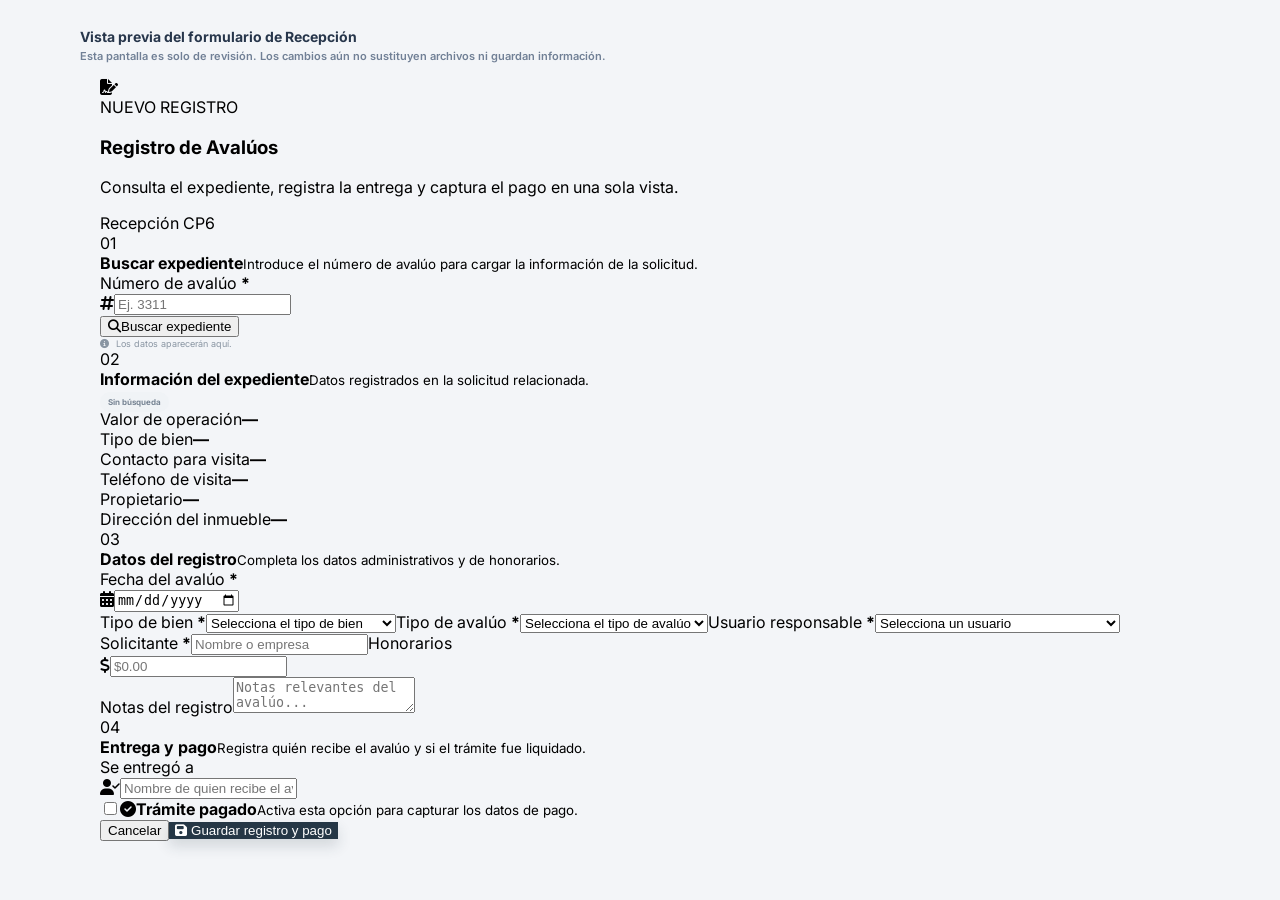
<file: desktop/reception-preview.html>
<!doctype html><html lang="es"><head><meta charset="utf-8"><meta name="viewport" content="width=device-width,initial-scale=1"><title>Vista previa · Recepción CP6</title><link rel="preconnect" href="https://fonts.googleapis.com"><link href="https://fonts.googleapis.com/css2?family=Inter:wght@400;500;600;700;800&display=swap" rel="stylesheet"><link rel="stylesheet" href="https://cdnjs.cloudflare.com/ajax/libs/font-awesome/6.5.2/css/all.min.css"><link rel="stylesheet" href="cp6-reception-form-proposal.css"><style>html,body{margin:0;min-height:100%;background:#f3f5f8}body{padding:28px 20px}#appShell{max-width:1160px;margin:0 auto}.preview-note{max-width:1120px;margin:0 auto 14px;color:#718096;font:600 11px Inter,sans-serif}.preview-note strong{color:#27364b;font-size:14px;display:block;margin-bottom:4px}</style></head><body><main id="appShell" class="control-shell"><div class="preview-note"><strong>Vista previa del formulario de Recepción</strong>Esta pantalla es solo de revisión. Los cambios aún no sustituyen archivos ni guardan información.</div><section id="recepcionAvaluosSection"><section aria-label="Registro de Avalúos" class="inline-record-editor" id="recordEditor">
<div class="reception-editor-shell">
<form class="reception-form-v4" id="recordForm">
  <header class="reception-record-header">
    <div class="reception-record-heading"><span class="reception-record-icon"><i class="fa-solid fa-file-signature"></i></span><div><span class="reception-eyebrow">NUEVO REGISTRO</span><h3 id="dialogTitle">Registro de Avalúos</h3><p>Consulta el expediente, registra la entrega y captura el pago en una sola vista.</p></div></div>
    <div class="reception-record-badge"><i class="fa-solid fa-shield-check"></i><span>Recepción CP6</span></div>
  </header>

  <section class="reception-lookup-card" aria-label="Buscar expediente">
    <div class="reception-section-title"><span class="reception-section-number">01</span><div><strong>Buscar expediente</strong><small>Introduce el número de avalúo para cargar la información de la solicitud.</small></div></div>
    <div class="reception-lookup-row"><label class="reception-field reception-lookup-field"><span>Número de avalúo <b>*</b></span><div class="reception-input-with-icon"><i class="fa-solid fa-hashtag"></i><input id="numeroInput" inputmode="numeric" maxlength="4" name="numeroAvaluo" pattern="[0-9]{4}" placeholder="Ej. 3311" required="" type="text"/></div></label><button class="reception-search-button" id="receptionSearchButton" type="button"><i class="fa-solid fa-magnifying-glass"></i><span>Buscar expediente</span></button><div class="reception-lookup-status" id="receptionLookupStatus" aria-live="polite"><i class="fa-solid fa-circle-info"></i><span>Los datos aparecerán aquí.</span></div></div>
  </section>

  <section class="reception-summary-card" aria-label="Resumen del expediente">
    <div class="reception-section-title"><span class="reception-section-number">02</span><div><strong>Información del expediente</strong><small>Datos registrados en la solicitud relacionada.</small></div><span class="reception-summary-state" id="receptionSummaryState">Sin búsqueda</span></div>
    <div class="reception-summary-grid" id="receptionSummaryGrid">
      <div class="reception-summary-item reception-summary-value"><span>Valor de operación</span><strong id="summaryOperationValue">—</strong></div><div class="reception-summary-item"><span>Tipo de bien</span><strong id="summaryPropertyType">—</strong></div><div class="reception-summary-item"><span>Contacto para visita</span><strong id="summaryVisitContact">—</strong></div><div class="reception-summary-item"><span>Teléfono de visita</span><strong id="summaryVisitPhone">—</strong></div><div class="reception-summary-item"><span>Propietario</span><strong id="summaryOwner">—</strong></div><div class="reception-summary-item reception-summary-wide"><span>Dirección del inmueble</span><strong id="summaryAddress">—</strong></div>
    </div>
  </section>

  <section class="reception-data-card" aria-label="Datos del registro">
    <div class="reception-section-title"><span class="reception-section-number">03</span><div><strong>Datos del registro</strong><small>Completa los datos administrativos y de honorarios.</small></div></div>
    <div class="reception-fields-grid"><label class="reception-field"><span>Fecha del avalúo <b>*</b></span><div class="reception-input-with-icon"><i class="fa-solid fa-calendar-days"></i><input id="avaluoDateInput" name="fechaAvaluo" required="" type="date"/></div></label><label class="reception-field"><span>Tipo de bien <b>*</b></span><select name="tipoBien" required=""><option value="">Selecciona el tipo de bien</option><option>Inmuebles</option><option>Vehículo Automotriz</option><option>Maquinaria y equipo</option><option>Mobiliario y Bienes Diversos</option><option>Intangibles</option></select></label><label class="reception-field"><span>Tipo de avalúo <b>*</b></span><select name="tipoAvaluo" required=""><option value="">Selecciona el tipo de avalúo</option><option>Referido</option><option>Comercial</option><option>Otro</option></select></label><label class="reception-field"><span>Usuario responsable <b>*</b></span><select name="usuario" required=""><option value="">Selecciona un usuario</option><option>Juan Manuel Barrera Martínez</option><option>Gabriel Barrera Martínez</option><option>Cesar Delgado Armendáriz</option><option>Diana Barrera Rivera</option><option>Francisco Gabriel Hernández Estrada</option><option>Emmanuel Barrera Atilano</option><option>Caridad Rojas Vázquez</option></select></label><label class="reception-field"><span>Solicitante <b>*</b></span><input name="solicitante" placeholder="Nombre o empresa" required="" type="text"/></label><label class="reception-field reception-money-field"><span>Honorarios</span><div class="reception-input-with-icon"><i class="fa-solid fa-dollar-sign"></i><input data-money-input="" id="appraisalValueInput" inputmode="decimal" name="valorAvaluo" placeholder="$0.00" type="text"/></div></label><label class="reception-field reception-field-wide"><span>Notas del registro</span><textarea name="observacion" placeholder="Notas relevantes del avalúo..." rows="2"></textarea></label></div>
  </section>

  <section class="reception-payment-card" aria-label="Entrega y pago">
    <div class="reception-section-title"><span class="reception-section-number">04</span><div><strong>Entrega y pago</strong><small>Registra quién recibe el avalúo y si el trámite fue liquidado.</small></div></div>
    <div class="reception-payment-layout"><label class="reception-field"><span>Se entregó a</span><div class="reception-input-with-icon"><i class="fa-solid fa-user-check"></i><input name="seEntregoA" placeholder="Nombre de quien recibe el avalúo" type="text"/></div></label><label class="reception-paid-toggle"><input id="paidInput" name="pagado" type="checkbox"/><span><i class="fa-solid fa-circle-check"></i><b>Trámite pagado</b><small>Activa esta opción para capturar los datos de pago.</small></span></label></div>
    <div class="reception-payment-details is-hidden" id="paymentDetails"><label class="reception-field"><span>Cantidad pagada <b>*</b></span><div class="reception-input-with-icon"><i class="fa-solid fa-money-bill-wave"></i><input data-money-input="" id="amountInput" inputmode="decimal" name="montoPagado" placeholder="$0.00" type="text"/></div></label><label class="reception-field"><span>Fecha de pago <b>*</b></span><input id="paymentDateInput" name="fechaPago" type="date"/></label><label class="reception-field"><span>Método de pago <b>*</b></span><select id="methodInput" name="metodoPago"><option value="">Selecciona una opción</option><option value="Efectivo">Efectivo</option><option value="Transferencia">Transferencia</option><option value="Tarjeta">Tarjeta</option></select></label><label class="reception-field"><span>Pago entregado a <b>*</b></span><select id="paymentDeliveredToInput" name="pagoEntregadoA"><option value="">Selecciona una opción</option><option>Juan Manuel Barrera Martínez</option><option>Gabriel Barrera Martínez</option><option>Cesar Delgado Armendáriz</option><option>Diana Barrera Rivera</option><option>Francisco Gabriel Hernández Estrada</option><option>Emmanuel Barrera Atilano</option><option>Caridad Rojas Vázquez</option></select></label></div>
  </section>

  <footer class="reception-form-actions"><button class="reception-cancel-button" id="cancelDialogButton" type="button">Cancelar</button><button class="reception-save-button" data-record-save-action="" id="saveRecordButton" type="submit"><i class="fa-solid fa-floppy-disk"></i> Guardar registro y pago</button></footer>
  <p class="reception-form-message" id="formMessage" role="alert"></p>
</form></div>
</section>
</section></main></body></html>
</file>
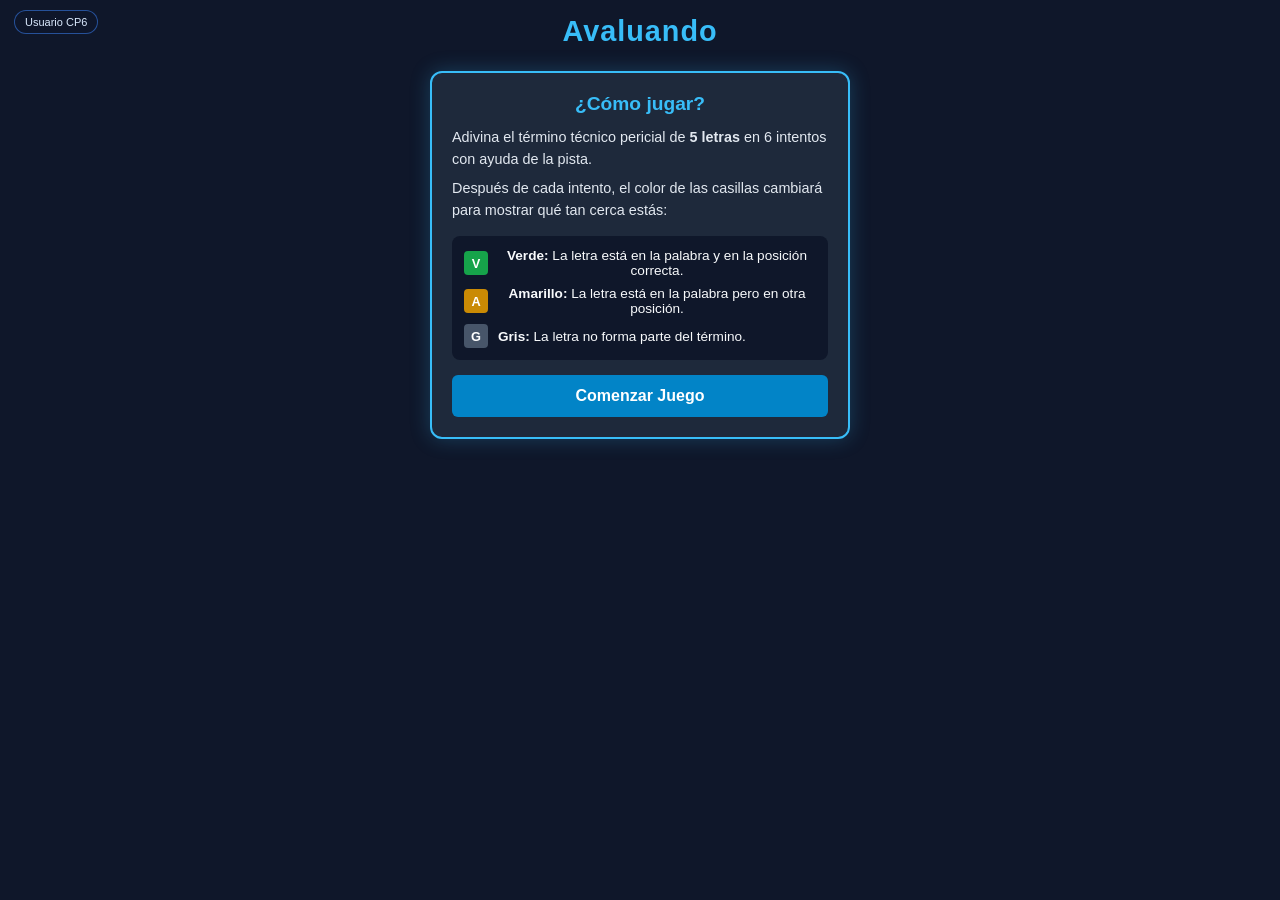
<file: desktop/games/avaluando.html>
<!DOCTYPE html>
<html lang="es">
<head>
<script>window.CP6_GAME_NAME = "Avaluando";</script>
    <meta charset="UTF-8">
    <meta name="viewport" content="width=device-width, initial-scale=1.0">
    <title>Avaluando</title>
    <style>
        * {
            box-sizing: border-box;
            margin: 0;
            padding: 0;
            font-family: 'Segoe UI', Tahoma, Geneva, Verdana, sans-serif;
        }

        body {
            background-color: #0f172a;
            color: #f8fafc;
            display: flex;
            flex-direction: column;
            align-items: center;
            min-height: 100vh;
            padding: 15px;
        }

        header {
            text-align: center;
            margin-bottom: 10px;
        }

        h1 {
            font-size: 1.8rem;
            color: #38bdf8;
            margin-bottom: 3px;
            letter-spacing: 1px;
        }

        /* Pantalla de Instrucciones */
        #start-screen {
            background-color: #1e293b;
            border: 2px solid #38bdf8;
            border-radius: 12px;
            padding: 20px;
            max-width: 420px;
            width: 100%;
            text-align: center;
            box-shadow: 0 0 20px rgba(56, 189, 248, 0.25);
            margin-top: 10px;
        }

        #start-screen h2 {
            color: #38bdf8;
            font-size: 1.2rem;
            margin-bottom: 12px;
        }

        .instructions-list {
            text-align: left;
            font-size: 0.9rem;
            line-height: 1.5;
            color: #e2e8f0;
            margin-bottom: 15px;
        }

        .color-legend {
            display: flex;
            flex-direction: column;
            gap: 8px;
            margin: 15px 0;
            background-color: #0f172a;
            padding: 12px;
            border-radius: 8px;
        }

        .legend-item {
            display: flex;
            align-items: center;
            gap: 10px;
            font-size: 0.85rem;
        }

        .legend-tile {
            width: 24px;
            height: 24px;
            border-radius: 4px;
            display: flex;
            align-items: center;
            justify-content: center;
            font-weight: bold;
            font-size: 0.8rem;
            color: #fff;
            flex-shrink: 0;
        }

        .legend-tile.green { background-color: #16a34a; }
        .legend-tile.yellow { background-color: #ca8a04; }
        .legend-tile.gray { background-color: #475569; }

        .start-btn {
            padding: 12px 24px;
            background-color: #0284c7;
            color: white;
            border: none;
            border-radius: 6px;
            font-weight: bold;
            font-size: 1rem;
            cursor: pointer;
            transition: background-color 0.2s, transform 0.1s;
            width: 100%;
        }

        .start-btn:hover {
            background-color: #0369a1;
            transform: translateY(-1px);
        }

        /* Contenedor del Juego */
        #game-section {
            display: none;
            flex-direction: column;
            align-items: center;
            width: 100%;
        }

        /* Caja de Pista */
        .hint-box {
            background-color: #1e293b;
            border: 2px solid #38bdf8;
            border-radius: 8px;
            padding: 12px 16px;
            margin-bottom: 15px;
            max-width: 420px;
            width: 100%;
            text-align: center;
            box-shadow: 0 0 12px rgba(56, 189, 248, 0.2);
        }

        .hint-title {
            font-size: 0.85rem;
            text-transform: uppercase;
            letter-spacing: 1px;
            color: #38bdf8;
            font-weight: bold;
            margin-bottom: 6px;
        }

        .hint-text {
            font-size: 0.95rem;
            color: #f1f5f9;
            font-weight: 500;
            line-height: 1.35;
        }

        #game-container {
            display: grid;
            grid-template-rows: repeat(6, 1fr);
            gap: 6px;
            margin-bottom: 15px;
        }

        .row {
            display: grid;
            grid-template-columns: repeat(5, 1fr);
            gap: 6px;
        }

        .tile {
            width: 48px;
            height: 48px;
            border: 2px solid #334155;
            display: flex;
            align-items: center;
            justify-content: center;
            font-size: 1.4rem;
            font-weight: bold;
            text-transform: uppercase;
            border-radius: 4px;
            background-color: #1e293b;
            color: #ffffff;
            transition: all 0.15s ease-in-out;
        }

        .tile.active-cell {
            border-color: #38bdf8 !important;
            box-shadow: 0 0 8px rgba(56, 189, 248, 0.6);
        }

        .tile.filled {
            border-color: #64748b;
        }

        .tile.correct {
            background-color: #16a34a !important;
            border-color: #16a34a !important;
            color: #ffffff !important;
        }

        .tile.present {
            background-color: #ca8a04 !important;
            border-color: #ca8a04 !important;
            color: #ffffff !important;
        }

        .tile.absent {
            background-color: #475569 !important;
            border-color: #475569 !important;
            color: #ffffff !important;
        }

        @keyframes shake {
            0%, 100% { transform: translateX(0); }
            20%, 60% { transform: translateX(-5px); }
            40%, 80% { transform: translateX(5px); }
        }

        .shake {
            animation: shake 0.4s ease;
        }

        #keyboard {
            display: flex;
            flex-direction: column;
            gap: 6px;
            max-width: 450px;
            width: 100%;
        }

        .keyboard-row {
            display: flex;
            justify-content: center;
            gap: 5px;
        }

        .key {
            background-color: #334155;
            color: #f8fafc;
            border: none;
            padding: 12px 0;
            flex: 1;
            border-radius: 4px;
            font-weight: bold;
            cursor: pointer;
            font-size: 0.85rem;
            text-transform: uppercase;
            transition: background-color 0.2s;
            user-select: none;
        }

        .key:hover {
            background-color: #475569;
        }

        .key.action-btn {
            background-color: #0284c7;
            flex: 1.5;
            font-size: 0.75rem;
        }

        .key.action-btn:hover {
            background-color: #0369a1;
        }

        .key.correct {
            background-color: #16a34a !important;
            color: #ffffff !important;
        }

        .key.present {
            background-color: #ca8a04 !important;
            color: #ffffff !important;
        }

        .key.absent {
            background-color: #1e293b !important;
            color: #64748b !important;
        }

        #message {
            margin-top: 8px;
            margin-bottom: 10px;
            font-size: 0.95rem;
            font-weight: bold;
            min-height: 22px;
            text-align: center;
            color: #38bdf8;
        }

        #restart-btn {
            padding: 10px 20px;
            background-color: #16a34a;
            color: white;
            border: none;
            border-radius: 4px;
            font-weight: bold;
            cursor: pointer;
            display: none;
            margin-bottom: 10px;
            font-size: 0.9rem;
        }

        #restart-btn:hover {
            background-color: #15803d;
        }
    </style>
<style>.cp6-session-badge{position:fixed;top:10px;left:14px;z-index:9999;padding:5px 10px;border:1px solid rgba(59,130,246,.55);border-radius:999px;background:rgba(15,23,42,.86);color:#dbeafe;font:500 11px Segoe UI,sans-serif;pointer-events:none}</style></head>
<body class="cp6-integrated-game">

    <header>
        <h1>Avaluando</h1>
    </header>

    <!-- PANTALLA INICIAL DE INSTRUCCIONES -->
    <div id="start-screen">
        <h2>¿Cómo jugar?</h2>
        <div class="instructions-list">
            <p style="margin-bottom: 8px;">Adivina el término técnico pericial de <b>5 letras</b> en 6 intentos con ayuda de la pista.</p>
            <p>Después de cada intento, el color de las casillas cambiará para mostrar qué tan cerca estás:</p>
        </div>

        <div class="color-legend">
            <div class="legend-item">
                <div class="legend-tile green">V</div>
                <span><b>Verde:</b> La letra está en la palabra y en la posición correcta.</span>
            </div>
            <div class="legend-item">
                <div class="legend-tile yellow">A</div>
                <span><b>Amarillo:</b> La letra está en la palabra pero en otra posición.</span>
            </div>
            <div class="legend-item">
                <div class="legend-tile gray">G</div>
                <span><b>Gris:</b> La letra no forma parte del término.</span>
            </div>
        </div>

        <button id="start-btn" class="start-btn">Comenzar Juego</button>
    </div>

    <!-- SECCIÓN PRINCIPAL DEL JUEGO -->
    <div id="game-section">
        <div class="hint-box">
            <div class="hint-title">💡 Adivina la palabra de:</div>
            <div id="hint-text" class="hint-text">Cargando pista...</div>
        </div>

        <div id="game-container"></div>
        <div id="message"></div>
        <button id="restart-btn">Siguiente Palabra</button>

        <div id="keyboard">
            <div class="keyboard-row">
                <button class="key" data-key="Q">Q</button>
                <button class="key" data-key="W">W</button>
                <button class="key" data-key="E">E</button>
                <button class="key" data-key="R">R</button>
                <button class="key" data-key="T">T</button>
                <button class="key" data-key="Y">Y</button>
                <button class="key" data-key="U">U</button>
                <button class="key" data-key="I">I</button>
                <button class="key" data-key="O">O</button>
                <button class="key" data-key="P">P</button>
            </div>
            <div class="keyboard-row">
                <button class="key" data-key="A">A</button>
                <button class="key" data-key="S">S</button>
                <button class="key" data-key="D">D</button>
                <button class="key" data-key="F">F</button>
                <button class="key" data-key="G">G</button>
                <button class="key" data-key="H">H</button>
                <button class="key" data-key="J">J</button>
                <button class="key" data-key="K">K</button>
                <button class="key" data-key="L">L</button>
                <button class="key" data-key="Ñ">Ñ</button>
            </div>
            <div class="keyboard-row">
                <button class="key action-btn" data-key="ENTER">ENVIAR</button>
                <button class="key" data-key="Z">Z</button>
                <button class="key" data-key="X">X</button>
                <button class="key" data-key="C">C</button>
                <button class="key" data-key="V">V</button>
                <button class="key" data-key="B">B</button>
                <button class="key" data-key="N">N</button>
                <button class="key" data-key="M">M</button>
                <button class="key action-btn" data-key="BACK">⌫ BORRAR</button>
            </div>
        </div>
    </div>

    <script>
        // Términos en español de 5 letras estrictas para avalúos, derecho, construcción y maquinaria
        const wordDictionary = [
            { word: "VALOR", hint: "Cualificación económica de un bien según la oferta y la demanda de mercado." },
            { word: "NORMA", hint: "Disposición o estándar metodológico emitido por organismos reguladores de valuación." },
            { word: "PERITO", hint: "Profesional especialista con registro autorizado para emitir dictámenes periciales." },
            { word: "TASAR", hint: "Acción de determinar técnicamente el valor monetario o canon de renta de un bien." },
            { word: "PLANO", hint: "Representación gráfica a escala de un levantamiento topográfico o arquitectónico." },
            { word: "COSTO", hint: "Erogación necesaria para reproducir o reponer un bien en condiciones actuales." },
            { word: "SUELO", hint: "Superficie o terreno considerado como recurso matriz y base de avalúos." },
            { word: "RENTA", hint: "Canon o contraprestación periódica recibida por el arrendamiento de un inmueble." },
            { word: "SALDO", hint: "Monto pendiente de liquidar en un crédito con garantía hipotecaria." },
            { word: "TASAS", hint: "Porcentajes de descuento, capitalización o rendimiento financiero aplicados." },
            { word: "BRUTO", hint: "Monto total de ingresos o área construida antes de deducciones u holguras." },
            { word: "NETOS", hint: "Ingreso o superficie rentable final tras descontar gastos operativos." },
            { word: "OBRAS", hint: "Construcciones, infraestructuras e instalaciones inspeccionadas en el predio." },
            { word: "FIRMA", hint: "Acreditación y responsabilidad legal del valuador asentada en el reporte." },
            { word: "SELLO", hint: "Marca o validación oficial de la unidad de valuación o correduría." },
            { word: "FECHA", hint: "Día y año de la inspección física que fija el momento del valor." },
            { word: "PLAZO", hint: "Período estipulado de vigencia comercial o legal de un dictamen." },
            { word: "MONTO", hint: "Suma cuantificada en moneda nacional del valor conclusivo." },
            { word: "TOTAL", hint: "Resultado final tras ponderar los enfoques de costos, ingresos y mercado." },
            { word: "FINCA", hint: "Inmueble o unidad registral con folio individual en el Registro Público." },
            { word: "LOTES", hint: "Fracciones de terreno resultantes de una subdivisión o fraccionamiento." },
            { word: "NAVES", hint: "Edificaciones industriales o de almacenamiento de gran claro estructural." },
            { word: "LOCAL", hint: "Unidad inmobiliaria individual destinada al comercio o la prestación de servicios." },
            { word: "PLAZA", hint: "Desarrollo inmobiliario integrado por locales comerciales e infraestructura común." },
            { word: "TORRE", hint: "Edificación vertical destinada a departamentos u oficinas bajo condominio." },
            { word: "PATIO", hint: "Área abierta dentro del terreno destinada a maniobras o servicios." },
            { word: "MUROS", hint: "Elementos estructurales divisorios de carga evaluados en su conservación." },
            { word: "PISOS", hint: "Niveles construidos o acabados de superficie evaluados por deterioro." },
            { word: "VENTA", hint: "Transacción traslativa de dominio tomada como homologación en comparables." },
            { word: "VALIA", hint: "Incremento del valor comercial del suelo debido a obras o entorno." },
            { word: "VIGOR", hint: "Estado legal mientras el dictamen conserva validez de mercado." },
            { word: "PAGOS", hint: "Amortizaciones del crédito o erogación de derechos municipales." },
            { word: "BANCO", hint: "Institución fiduciaria o acreedora que requiere el avalúo como garantía." },
            { word: "ACTAS", hint: "Documentos legales donde consta una diligencia, fe pública o deslinde." },
            { word: "NOTAR", hint: "Intervención de fedatario público que formaliza la escritura del bien." },
            { word: "PODER", hint: "Facultad legal otorgada para representar a un propietario en actos de dominio." },
            { word: "DEUDA", hint: "Pasivo o compromiso financiero garantizado mediante la propiedad." },
            { word: "FOLIO", hint: "Matrícula o clave única registral asignada por el Registro Público." },
            { word: "TOMOS", hint: "Libros físicos donde se asentaban las inscripciones registrales tradicionales." },
            { word: "CLAVE", hint: "Identificador alfanumérico catastral asignado por el municipio." },
            { word: "ZONAS", hint: "Sectores urbanos delimitados que comparten servicios y densidad similar." },
            { word: "RURAL", hint: "Suelo ubicado fuera de la mancha urbana, generalmente agrícola o pecuario." },
            { word: "EJIDO", hint: "Régimen de propiedad social regulado por la Ley Agraria." },
            { word: "SOLAR", hint: "Terreno urbano asignado a un poblador dentro del área de un ejido." },
            { word: "PARTE", hint: "Porcentaje o cuota indivisa que posee un copropietario en un bien." },
            { word: "AVISO", hint: "Notificación preventiva notarial ingresada al RPP previo a escriturar." },
            { word: "GASTO", hint: "Costos operativos e indirectos considerados en la tasa de capitalización." },
            { word: "VIDAS", hint: "Años de duración total o remanente evaluados en la técnica Ross-Heidecke." },
            { word: "NUEVA", hint: "Condición de una edificación sin demérito por depreciación acumulada." },
            { word: "DANOS", hint: "Deterioro estructural o afectación física identificada en la inspección." },
            { word: "ACERO", hint: "Material estructural cuyos perfiles metálicos definen la tipología." },
            { word: "CARGA", hint: "Capacidad resistente en losas o cimentación contemplada en la estructura." },
            { word: "LOSAS", hint: "Estructuras horizontales de entrepiso o azotea cuantificadas en el avalúo." },
            { word: "MOTOR", hint: "Componente electromecánico evaluado en el enfoque de maquinaria y equipo." },
            { word: "AUTOS", hint: "Flota vehicular utilitaria evaluada mediante guías o estudios de mercado." },
            { word: "MARCA", hint: "Identificador del fabricante relevante en la valuación de maquinaria." },
            { word: "HORAS", hint: "Lectura del horómetro que indica el desgaste operativo en maquinaria." },
            { word: "USADO", hint: "Condición de un activo que presenta depreciación acumulada por uso previo." },
            { word: "USADA", hint: "Condición de la edificación o maquinaria con demérito físico acumulado." },
            { word: "REDES", hint: "Infraestructura de servicios públicos (agua, luz, drenaje) instalados." },
            { word: "AGUAS", hint: "Derechos de concesión o disponibilidad de recurso hídrico para el predio." },
            { word: "DRENA", hint: "Red sanitaria municipal de desalojo de aguas residuales." },
            { word: "CABLE", hint: "Conductores de energía o redes de datos identificados en la instalación." },
            { word: "DUCTO", hint: "Canalización fija de aire acondicionado, hidrocarburos o fluidos." },
            { word: "PLACA", hint: "Identificación metálica adherida a la maquinaria con sus datos de fábrica." },
            { word: "VIGAS", hint: "Elementos perimetrales o centrales de soporte en cubiertas y losas." },
            { word: "TECHO", hint: "Cubierta superior del inmueble evaluada en su impermeabilidad y conservación." },
            { word: "FONDO", hint: "Profundidad promedio del terreno utilizada para calcular el factor de forma." },
            { word: "FORMA", hint: "Factor de ajuste aplicado cuando la geometría del predio es irregular." },
            { word: "CANON", hint: "Monto periódico acordado por el uso, goce o concesión de un bien." },
            { word: "CORTE", hint: "Sección arquitectónica o fecha límite de la información pericial." },
            { word: "HOTEL", hint: "Inmueble de uso comercial enfocado en servicios de hospedaje." },
            { word: "REJAS", hint: "Protecciones de herrería en accesos y ventanas del inmueble." },
            { word: "BARDA", hint: "Muro perimetral que delimita la colindancia del terreno." },
            { word: "FIRME", hint: "Base de concreto simple sobre terreno natural previa al piso final." },
            { word: "VINIL", hint: "Recubrimiento plástico en muros o pisos considerado en acabados." },
            { word: "BASES", hint: "Estructuras de concreto para desplante de maquinaria pesada." },
            { word: "TURBO", hint: "Componente o turbina evaluado en maquinaria especializada." },
            { word: "TURNO", hint: "Período operativo que determina la intensidad de uso de un equipo." },
            { word: "TURBA", hint: "Tipo de suelo orgánico altamente compresible evaluado en topografía." },
            { word: "PIEZA", hint: "Unidad individual de refacción o elemento de maquinaria." },
            { word: "SERIE", hint: "Número consecutivo de fábrica para rastreo de maquinaria." },
            { word: "ANODO", hint: "Elemento de protección catódica en tanques o tuberías metálicas." },
            { word: "SALON", hint: "Área amplia destinada a eventos o espacios abiertos en oficinas." },
            { word: "RESTO", hint: "Área o valor remanente tras una expropiación o afectación parcial." },
            { word: "BOMBA", hint: "Equipo hidráulico para presurización o suministro de agua potable." },
            { word: "CANAL", hint: "Ducto de desaguë pluvial o perfil metálico C en estructuras." },
            { word: "BAJAS", hint: "Tuberías o bajadas pluviales de desahogo en cubiertas." },
            { word: "ANEXO", hint: "Documento adjunto al avalúo que contiene planos, fotos o escrituras." },
            { word: "BONOS", hint: "Instrumentos de deuda tomados en cuenta en tasas de descuento." },
            { word: "CEDULA", hint: "Documento oficial de empadronamiento catastral o registro del inmueble." },
            { word: "LINDES", hint: "Límites o colindancias perimetrales que delimitan una propiedad." }
        ];

        // Filtro estricto automatizado que descarta cualquier palabra que no tenga exactamente 5 letras
        const validList = wordDictionary
            .map(item => ({
                word: item.word.toUpperCase().trim(),
                hint: item.hint
            }))
            .filter(item => item.word.length === 5);

        let currentItem = validList[Math.floor(Math.random() * validList.length)];
        let targetWord = currentItem.word;
        let targetHint = currentItem.hint;

        let currentRow = 0;
        let currentCol = 0;
        let board = Array(6).fill().map(() => Array(5).fill(''));
        let gameOver = false;
        let gameStarted = false;

        const startScreen = document.getElementById('start-screen');
        const gameSection = document.getElementById('game-section');
        const startBtn = document.getElementById('start-btn');
        const gameContainer = document.getElementById('game-container');
        const messageEl = document.getElementById('message');
        const hintTextEl = document.getElementById('hint-text');
        const restartBtn = document.getElementById('restart-btn');

        function startGame() {
            startScreen.style.display = 'none';
            gameSection.style.display = 'flex';
            gameStarted = true;
            initBoard();
        }

        function initBoard() {
            gameContainer.innerHTML = '';
            for (let r = 0; r < 6; r++) {
                const rowEl = document.createElement('div');
                rowEl.classList.add('row');
                rowEl.id = `row-${r}`;
                for (let c = 0; c < 5; c++) {
                    const tileEl = document.createElement('div');
                    tileEl.classList.add('tile');
                    tileEl.id = `tile-${r}-${c}`;
                    rowEl.appendChild(tileEl);
                }
                gameContainer.appendChild(rowEl);
            }
            hintTextEl.textContent = targetHint;
            updateActiveCell();
        }

        function updateActiveCell() {
            for (let r = 0; r < 6; r++) {
                for (let c = 0; c < 5; c++) {
                    const tile = document.getElementById(`tile-${r}-${c}`);
                    if (tile) tile.classList.remove('active-cell');
                }
            }
            if (!gameOver && currentRow < 6 && currentCol < 5) {
                const activeTile = document.getElementById(`tile-${currentRow}-${currentCol}`);
                if (activeTile) {
                    activeTile.classList.add('active-cell');
                }
            }
        }

        function handleKey(key) {
            if (!gameStarted || gameOver) return;

            if (key === 'ENTER') {
                submitGuess();
            } else if (key === 'BACK') {
                if (currentCol > 0) {
                    currentCol--;
                    board[currentRow][currentCol] = '';
                    updateTile(currentRow, currentCol, '');
                    updateActiveCell();
                }
            } else {
                if (currentCol < 5) {
                    board[currentRow][currentCol] = key;
                    updateTile(currentRow, currentCol, key);
                    currentCol++;
                    updateActiveCell();
                }
            }
        }

        function updateTile(r, c, letter) {
            const tile = document.getElementById(`tile-${r}-${c}`);
            tile.textContent = letter;
            if (letter !== '') {
                tile.classList.add('filled');
            } else {
                tile.classList.remove('filled');
            }
        }

        function submitGuess() {
            if (currentCol < 5) {
                messageEl.textContent = "Completa las 5 letras antes de enviar";
                const rowEl = document.getElementById(`row-${currentRow}`);
                rowEl.classList.add('shake');
                setTimeout(() => rowEl.classList.remove('shake'), 400);
                return;
            }

            const guess = board[currentRow].join('');
            const targetChars = targetWord.split('');
            const guessChars = guess.split('');
            const rowStatus = Array(5).fill('absent');

            // 1. Verdes
            for (let i = 0; i < 5; i++) {
                if (guessChars[i] === targetChars[i]) {
                    rowStatus[i] = 'correct';
                    targetChars[i] = null;
                    guessChars[i] = null;
                }
            }

            // 2. Amarillos
            for (let i = 0; i < 5; i++) {
                if (guessChars[i] !== null) {
                    const index = targetChars.indexOf(guessChars[i]);
                    if (index !== -1) {
                        rowStatus[i] = 'present';
                        targetChars[index] = null;
                    }
                }
            }

            // 3. Pintar celdas
            for (let i = 0; i < 5; i++) {
                const tile = document.getElementById(`tile-${currentRow}-${i}`);
                tile.classList.remove('active-cell');
                tile.classList.add(rowStatus[i]);
                updateKeyColor(board[currentRow][i], rowStatus[i]);
            }

            if (guess === targetWord) {
                messageEl.textContent = "🎉 ¡Excelente! Adivinaste el término pericial.";
                window.cp6RecordGameResult?.(100);
                gameOver = true;
                restartBtn.style.display = 'block';
                return;
            }

            currentRow++;
            currentCol = 0;

            if (currentRow === 6) {
                messageEl.textContent = `Fin del juego. El término correcto era: ${targetWord}`;
                gameOver = true;
                restartBtn.style.display = 'block';
            } else {
                messageEl.textContent = "";
                updateActiveCell();
            }
        }

        function updateKeyColor(letter, status) {
            const keys = document.querySelectorAll('.key');
            keys.forEach(key => {
                if (key.getAttribute('data-key') === letter) {
                    if (status === 'correct') {
                        key.className = 'key correct';
                    } else if (status === 'present' && !key.classList.contains('correct')) {
                        key.className = 'key present';
                    } else if (status === 'absent' && !key.classList.contains('correct') && !key.classList.contains('present')) {
                        key.className = 'key absent';
                    }
                }
            });
        }

        function resetGame() {
            currentItem = validList[Math.floor(Math.random() * validList.length)];
            targetWord = currentItem.word;
            targetHint = currentItem.hint;

            currentRow = 0;
            currentCol = 0;
            board = Array(6).fill().map(() => Array(5).fill(''));
            gameOver = false;
            messageEl.textContent = '';
            restartBtn.style.display = 'none';
            initBoard();

            const keys = document.querySelectorAll('.key');
            keys.forEach(key => {
                const k = key.getAttribute('data-key');
                if (k !== 'ENTER' && k !== 'BACK') {
                    key.className = 'key';
                } else {
                    key.className = 'key action-btn';
                }
            });
        }

        // Listeners
        startBtn.addEventListener('click', startGame);

        document.querySelectorAll('.key').forEach(button => {
            button.addEventListener('click', () => {
                const keyValue = button.getAttribute('data-key');
                handleKey(keyValue);
            });
        });

        document.addEventListener('keydown', (e) => {
            if (e.key === 'Enter') {
                handleKey('ENTER');
            } else if (e.key === 'Backspace') {
                handleKey('BACK');
            } else {
                const key = e.key.toUpperCase();
                if (/^[A-ZÑ]$/.test(key)) {
                    handleKey(key);
                }
            }
        });

        restartBtn.addEventListener('click', resetGame);
    </script>

<script>
(() => {
  const sessionKey = "control-avaluos.desktop.session.v1";
  const user = sessionStorage.getItem(sessionKey) || "Usuario CP6";
  const game = window.CP6_GAME_NAME || document.title.split(" - ")[0] || "Juego";
  const key = `cp6_game_stats_${user}`;
  window.CP6_GAME_USER = user;
  window.cp6RecordGameResult = (points) => {
    let stats = {}; try { stats = JSON.parse(localStorage.getItem(key) || "{}"); } catch {}
    const history = Array.isArray(stats.history) ? stats.history : [];
    const result = { game, points: Number(points) || 0, score: Number(points) || 0, completedAt: new Date().toISOString() };
    stats.points = Number(stats.points || 0) + result.points; stats.games = Number(stats.games || 0) + 1;
    stats.best = Math.max(Number(stats.best || 0), result.score); stats.history = [result, ...history].slice(0, 40);
    localStorage.setItem(key, JSON.stringify(stats));
  };
  const badge = document.createElement("div"); badge.className = "cp6-session-badge"; badge.textContent = user;
  document.body.appendChild(badge);
})();
</script>
</body>
</html>
</file>
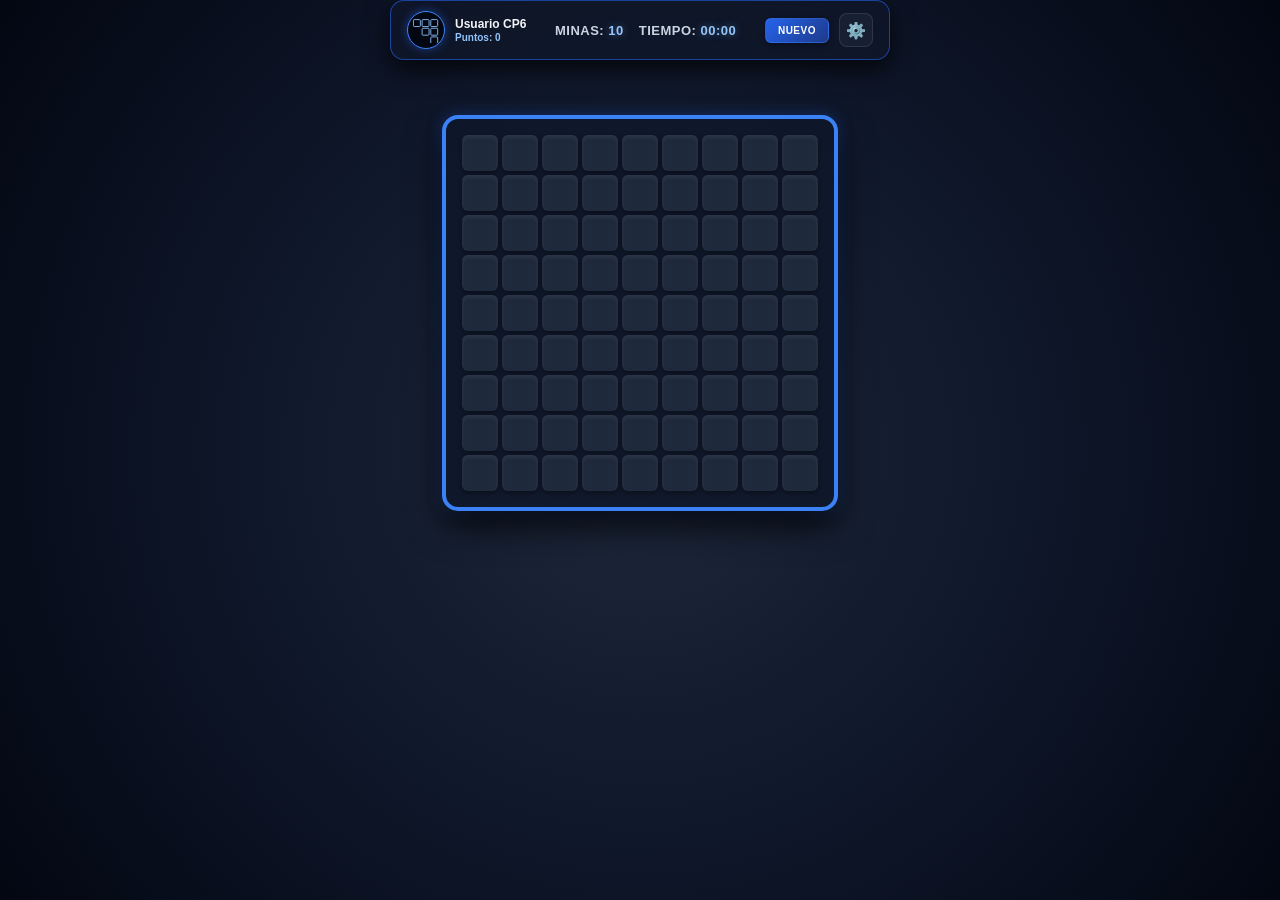
<file: desktop/games/cp6buscaminas.html>
<!DOCTYPE html>
<html lang="es">
<head>
    <meta charset="UTF-8">
    <meta name="viewport" content="width=device-width, initial-scale=1.0">
    <title>Buscaminas - Correduría CP6 Edition</title>
    <style>
        :root {
            --gamer-blue: #2563eb;       /* Tono Azul Ejecutivo */
            --gamer-blue-light: #3b82f6;  /* Azul Claro para acentos */
            --cell-size: 36px;
        }

        * {
            box-sizing: border-box;
            user-select: none;
        }

        body {
            margin: 0;
            padding: 0;
            /* Fondo difuminado corporativo */
            background: radial-gradient(circle at center, #1e293b 0%, #0f172a 50%, #030712 100%);
            font-family: 'Segoe UI', Tahoma, Geneva, Verdana, sans-serif;
            color: #fff;
            display: flex;
            flex-direction: column;
            align-items: center;
            min-height: 100vh;
            overflow-x: hidden;
        }

        /* Barra superior / Perfil de Usuario corporativo */
        header {
            display: flex;
            justify-content: space-between;
            align-items: center;
            width: 100%;
            max-width: 500px;
            margin-bottom: 20px;
            background: rgba(15, 23, 42, 0.9);
            backdrop-filter: blur(12px);
            border: 1px solid rgba(37, 99, 235, 0.6);
            padding: 10px 16px;
            border-radius: 14px;
            box-shadow: 0 10px 25px rgba(0,0,0,0.7);
            position: relative;
            z-index: 10;
        }

        .user-profile {
            display: flex;
            align-items: center;
            gap: 10px;
        }

        .user-avatar {
            width: 38px;
            height: 38px;
            border-radius: 50%;
            background: #030712;
            display: flex;
            align-items: center;
            justify-content: flex-start;
            border: 1.5px solid var(--gamer-blue-light);
            box-shadow: 0 0 10px rgba(37, 99, 235, 0.5);
            padding: 5px;
            flex-shrink: 0;
        }

        .user-avatar svg {
            width: 100%;
            height: 100%;
        }

        .user-info h3 {
            margin: 0;
            font-size: 12px;
            color: #f3f4f6;
        }

        .user-info p {
            margin: 1px 0 0 0;
            font-size: 10px;
            color: #93c5fd;
            font-weight: 700;
        }

        .stats {
            display: flex;
            gap: 15px;
            font-size: 13px;
            font-weight: 700;
            letter-spacing: 0.5px;
            color: #cbd5e1;
        }

        .stats span span {
            color: #93c5fd;
            text-shadow: 0 0 8px rgba(147, 197, 253, 0.4);
        }

        .controls {
            display: flex;
            gap: 10px;
            align-items: center;
        }

        /* Botón de Nuevo Juego */
        button.btn-new {
            border: none;
            padding: 6px 12px;
            font-weight: 700;
            font-size: 10px;
            border-radius: 6px;
            cursor: pointer;
            transition: all 0.2s ease;
            text-transform: uppercase;
            letter-spacing: 0.5px;
            background: linear-gradient(135deg, #2563eb, #1e3a8a);
            color: #fff;
            border: 1px solid rgba(59, 130, 246, 0.4);
            box-shadow: 0 2px 6px rgba(0, 0, 0, 0.3);
        }

        button.btn-new:hover {
            background: linear-gradient(135deg, #3b82f6, #2563eb);
            box-shadow: 0 0 12px rgba(59, 130, 246, 0.6);
            transform: translateY(-1px);
        }

        /* Grupo de iconos */
        .icon-group {
            display: flex;
            gap: 8px;
            align-items: center;
        }

        .icon-btn {
            background: rgba(30, 41, 59, 0.6);
            border: 1px solid rgba(255, 255, 255, 0.1);
            border-radius: 8px;
            color: #cbd5e1;
            font-size: 16px;
            cursor: pointer;
            width: 34px;
            height: 34px;
            display: flex;
            align-items: center;
            justify-content: center;
            transition: all 0.2s ease;
        }

        .icon-btn:hover {
            color: #ffffff;
            border-color: var(--gamer-blue-light);
            background: rgba(37, 99, 235, 0.3);
            transform: scale(1.05);
        }

        /* Menú desplegable flotante de configuración */
        .settings-menu {
            position: absolute;
            top: 65px;
            right: 0;
            background: #0f172a;
            padding: 16px;
            border-radius: 12px;
            border: 1px solid rgba(59, 130, 246, 0.6);
            box-shadow: 0 10px 30px rgba(0,0,0,0.9), 0 0 15px rgba(37, 99, 235, 0.3);
            display: none;
            z-index: 5000;
            width: max-content;
        }

        .settings-menu.active {
            display: block;
            animation: fadeIn 0.15s ease-out;
        }

        @keyframes fadeIn {
            from { opacity: 0; transform: translateY(-5px); }
            to { opacity: 1; transform: translateY(0); }
        }

        .settings-section h4 {
            margin: 0 0 10px 0;
            font-size: 12px;
            color: #93c5fd;
            letter-spacing: 0.5px;
            border-bottom: 1px solid rgba(255,255,255,0.1);
            padding-bottom: 4px;
        }

        .difficulty-options {
            display: flex;
            flex-direction: column;
            gap: 8px;
        }

        .difficulty-options label {
            font-size: 12px;
            cursor: pointer;
            display: flex;
            align-items: center;
            gap: 8px;
            color: #cbd5e1;
        }

        .difficulty-options label:hover {
            color: #fff;
        }

        /* Tablero de Buscaminas más abajo y con marco más grueso */
        .board-container {
            background: rgba(15, 23, 42, 0.85);
            padding: 16px;
            border-radius: 16px;
            border: 4px solid var(--gamer-blue-light); /* Marco más grueso */
            box-shadow: 0 15px 35px rgba(0,0,0,0.8), 0 0 15px rgba(37, 99, 235, 0.4);
            display: inline-block;
            margin-top: 35px; /* Un poco más abajo */
        }

        .minefield {
            display: grid;
            gap: 4px;
        }

        .cell {
            width: var(--cell-size);
            height: var(--cell-size);
            background: #1e293b;
            border-radius: 6px;
            display: flex;
            align-items: center;
            justify-content: center;
            font-weight: 800;
            font-size: 15px;
            cursor: pointer;
            box-shadow: inset 0 2px 4px rgba(255,255,255,0.08), 0 2px 4px rgba(0,0,0,0.4);
            transition: background 0.15s, transform 0.1s;
            padding: 3px;
        }

        .cell:hover {
            background: #334155;
        }

        .cell.revealed {
            background: #0f172a;
            box-shadow: inset 0 2px 5px rgba(0,0,0,0.8);
            cursor: default;
        }

        .cell.mine {
            background: #1e3a8a;
            border: 1px solid var(--gamer-blue-light);
            box-shadow: 0 0 10px rgba(59, 130, 246, 0.6);
        }

        /* Ícono del Logotipo dentro de las casillas */
        .logo-icon-cell {
            width: 80%;
            height: 80%;
            display: flex;
            align-items: center;
            justify-content: center;
        }

        .logo-icon-cell svg {
            width: 100%;
            height: 100%;
        }

        /* Colores numéricos de alto contraste */
        .cell[data-val="1"] { color: #38bdf8; }
        .cell[data-val="2"] { color: #4ade80; }
        .cell[data-val="3"] { color: #f87171; }
        .cell[data-val="4"] { color: #c084fc; }
        .cell[data-val="5"] { color: #facc15; }
        .cell[data-val="6"] { color: #2dd4bf; }
        .cell[data-val="7"] { color: #f472b6; }
        .cell[data-val="8"] { color: #94a3b8; }

        /* Mensaje modal de fin de juego */
        #message-modal {
            display: none;
            position: fixed;
            top: 50%;
            left: 50%;
            transform: translate(-50%, -50%);
            background: #0f172a;
            padding: 30px;
            border-radius: 14px;
            text-align: center;
            z-index: 10000;
            border: 2px solid var(--gamer-blue-light);
            box-shadow: 0 0 35px rgba(37, 99, 235, 0.5), 0 15px 40px rgba(0,0,0,0.9);
            width: 320px;
        }

        #message-modal h2 {
            margin-top: 0;
            color: #93c5fd;
            font-size: 22px;
            text-shadow: 0 0 10px rgba(147, 197, 253, 0.6);
        }

        .reward-badge {
            background: rgba(37, 99, 235, 0.3);
            border: 1px solid var(--gamer-blue-light);
            padding: 8px;
            border-radius: 8px;
            margin: 12px 0;
            font-weight: bold;
            color: #93c5fd;
            font-size: 11px;
        }
    </style>
</head>
<body>

    <header>
        <div class="user-profile">
            <div class="user-avatar" title="Correduría CP6">
                <svg viewBox="0 0 120 100" xmlns="http://www.w3.org/2000/svg">
                    <rect x="2" y="2" width="32" height="32" rx="4" fill="#030712" stroke="#93c5fd" stroke-width="4"/>
                    <rect x="42" y="2" width="32" height="32" rx="4" fill="#030712" stroke="#93c5fd" stroke-width="4"/>
                    <rect x="82" y="2" width="32" height="32" rx="4" fill="#030712" stroke="#93c5fd" stroke-width="4"/>
                    <rect x="42" y="42" width="32" height="32" rx="4" fill="#030712" stroke="#93c5fd" stroke-width="4"/>
                    <rect x="82" y="42" width="32" height="32" rx="4" fill="#030712" stroke="#93c5fd" stroke-width="4"/>
                    <rect x="82" y="82" width="32" height="32" rx="4" fill="#030712" stroke="#93c5fd" stroke-width="4"/>
                </svg>
            </div>
            <div class="user-info">
                <h3 id="userName">Usuario CP6</h3>
                <p>Puntos: <span id="globalScore">0</span></p>
            </div>
        </div>

        <div class="stats">
            <span>MINAS: <span id="flags-count">10</span></span>
            <span>TIEMPO: <span id="timer">00:00</span></span>
        </div>

        <div class="controls">
            <button class="btn-new" onclick="initGame()">Nuevo</button>
            <div class="icon-group">
                <button class="icon-btn" onclick="toggleMenu()" title="Configuración">⚙️</button>
            </div>
        </div>

        <div id="settingsMenu" class="settings-menu">
            <div class="settings-section">
                <h4>DIFICULTAD</h4>
                <div class="difficulty-options">
                    <label><input type="radio" name="difficulty" value="beginner" checked onchange="changeDifficulty(9, 9, 10)"> Principiante (9x9)</label>
                    <label><input type="radio" name="difficulty" value="intermediate" onchange="changeDifficulty(16, 16, 40)"> Intermedio (16x16)</label>
                    <label><input type="radio" name="difficulty" value="expert" onchange="changeDifficulty(16, 30, 99)"> Experto (30x16)</label>
                </div>
            </div>
        </div>
    </header>

    <div class="board-container">
        <div class="minefield" id="minefield" oncontextmenu="return false;"></div>
    </div>

    <div id="message-modal">
        <h2 id="modal-title">¡VICTORIA COMPLETADA! 🏆</h2>
        <div class="reward-badge" id="reward-badge">
            +100 Puntos sumados a tu perfil
        </div>
        <p id="modal-text" style="font-size: 12px; color: #cbd5e1; margin-bottom: 15px;">Has limpiado el campo minado con éxito.</p>
        <button class="btn-new" onclick="initGame()">JUGAR OTRA VEZ</button>
    </div>

    <script>
        // Logotipo SVG idéntico de cuadros dorados
        const logoSvgHTML = `<div class="logo-icon-cell"><svg viewBox="0 0 120 100" xmlns="http://www.w3.org/2000/svg"><rect x="2" y="2" width="32" height="32" rx="4" fill="#030712" stroke="#2563eb" stroke-width="4"/><rect x="42" y="2" width="32" height="32" rx="4" fill="#030712" stroke="#2563eb" stroke-width="4"/><rect x="82" y="2" width="32" height="32" rx="4" fill="#030712" stroke="#2563eb" stroke-width="4"/><rect x="42" y="42" width="32" height="32" rx="4" fill="#030712" stroke="#2563eb" stroke-width="4"/><rect x="82" y="42" width="32" height="32" rx="4" fill="#030712" stroke="#2563eb" stroke-width="4"/><rect x="82" y="82" width="32" height="32" rx="4" fill="#030712" stroke="#2563eb" stroke-width="4"/></svg></div>`;

        const CP6_GAME_NAME = 'Buscaminas';
        const CP6_SESSION_KEY = 'control-avaluos.desktop.session.v1';
        function cp6GameUser() { return sessionStorage.getItem(CP6_SESSION_KEY) || 'Usuario CP6'; }
        function cp6StatsKey() { return `cp6_game_stats_${cp6GameUser()}`; }
        function cp6ReadStats() { try { return JSON.parse(localStorage.getItem(cp6StatsKey()) || '{}') || {}; } catch { return {}; } }
        function cp6WriteStats(stats) { localStorage.setItem(cp6StatsKey(), JSON.stringify(stats)); }
        function recordGameResult(points) {
            const stats = cp6ReadStats();
            const history = Array.isArray(stats.history) ? stats.history : [];
            const result = { game: CP6_GAME_NAME, points: Number(points) || 0, score: Number(points) || 0, completedAt: new Date().toISOString() };
            history.unshift(result);
            stats.history = history.slice(0, 30);
            stats.points = Number(stats.points || 0) + result.points;
            stats.games = Number(stats.games || 0) + 1;
            stats.best = Math.max(Number(stats.best || 0), result.score);
            cp6WriteStats(stats);
        }
        let globalScore = Number(cp6ReadStats().points || 0);

        function updateGlobalScore(points) {
            recordGameResult(points);
            globalScore += Number(points) || 0;
            document.getElementById('globalScore').innerText = globalScore;
        }

        function syncCp6Player() {
            const user = cp6GameUser();
            const name = document.getElementById('userName');
            const stats = cp6ReadStats();
            if (name) name.innerText = user;
            const score = document.getElementById('globalScore');
            if (score) score.innerText = Number(stats.points || 0);
        }

        window.addEventListener('DOMContentLoaded', () => {
            document.getElementById('globalScore').innerText = globalScore;
            initGame();
        });

        let rows = 9;
        let cols = 9;
        let minesCount = 10;
        
        let board = [];
        let revealedCount = 0;
        let gameOver = false;
        let firstClick = true;
        let seconds = 0;
        let timerInterval = null;
        let flagsLeft = minesCount;
        let gameWonRecorded = false;

        function toggleMenu() {
            document.getElementById('settingsMenu').classList.toggle('active');
        }

        document.addEventListener('click', function(event) {
            let menu = document.getElementById('settingsMenu');
            if (!event.target.closest('.controls') && !event.target.closest('#settingsMenu')) {
                menu.classList.remove('active');
            }
        });

        function changeDifficulty(r, c, m) {
            rows = r;
            cols = c;
            minesCount = m;
            toggleMenu();
            initGame();
        }

        function initGame() {
            document.getElementById('message-modal').style.display = 'none';
            clearInterval(timerInterval);
            seconds = 0;
            document.getElementById('timer').innerText = "00:00";
            gameOver = false;
            firstClick = true;
            revealedCount = 0;
            flagsLeft = minesCount;
            gameWonRecorded = false;
            document.getElementById('flags-count').innerText = flagsLeft;

            const field = document.getElementById('minefield');
            field.style.gridTemplateColumns = `repeat(${cols}, var(--cell-size))`;
            field.innerHTML = '';

            board = [];
            for (let r = 0; r < rows; r++) {
                let row = [];
                for (let c = 0; c < cols; c++) {
                    let cellData = {
                        r, c,
                        mine: false,
                        revealed: false,
                        flagged: false,
                        neighborMines: 0
                    };
                    row.push(cellData);

                    const div = document.createElement('div');
                    div.className = 'cell';
                    div.id = `cell-${r}-${c}`;
                    div.addEventListener('click', () => clickCell(r, c));
                    div.addEventListener('contextmenu', (e) => { e.preventDefault(); flagCell(r, c); });
                    field.appendChild(div);
                }
                board.push(row);
            }
        }

        function startTimer() {
            clearInterval(timerInterval);
            timerInterval = setInterval(() => {
                seconds++;
                let mins = Math.floor(seconds / 60).toString().padStart(2, '0');
                let secs = (seconds % 60).toString().padStart(2, '0');
                document.getElementById('timer').innerText = `${mins}:${secs}`;
            }, 1000);
        }

        function placeMines(firstR, firstC) {
            let placed = 0;
            while (placed < minesCount) {
                let r = Math.floor(Math.random() * rows);
                let c = Math.floor(Math.random() * cols);
                if (!board[r][c].mine && (Math.abs(r - firstR) > 1 || Math.abs(c - firstC) > 1)) {
                    board[r][c].mine = true;
                    placed++;
                }
            }

            for (let r = 0; r < rows; r++) {
                for (let c = 0; c < cols; c++) {
                    if (!board[r][c].mine) {
                        let count = 0;
                        for (let dr = -1; dr <= 1; dr++) {
                            for (let dc = -1; dc <= 1; dc++) {
                                let nr = r + dr, nc = c + dc;
                                if (nr >= 0 && nr < rows && nc >= 0 && nc < cols && board[nr][nc].mine) {
                                    count++;
                                }
                            }
                        }
                        board[r][c].neighborMines = count;
                    }
                }
            }
        }

        function clickCell(r, c) {
            if (gameOver || board[r][c].revealed || board[r][c].flagged) return;

            if (firstClick) {
                placeMines(r, c);
                startTimer();
                firstClick = false;
            }

            if (board[r][c].mine) {
                revealMines(r, c);
                endGame(false);
                return;
            }

            revealCellRecursive(r, c);
            checkWin();
        }

        function revealCellRecursive(r, c) {
            if (r < 0 || r >= rows || c < 0 || c >= cols || board[r][c].revealed || board[r][c].flagged) return;

            board[r][c].revealed = true;
            revealedCount++;

            const div = document.getElementById(`cell-${r}-${c}`);
            div.classList.add('revealed');

            if (board[r][c].neighborMines > 0) {
                div.innerText = board[r][c].neighborMines;
                div.setAttribute('data-val', board[r][c].neighborMines);
            } else {
                for (let dr = -1; dr <= 1; dr++) {
                    for (let dc = -1; dc <= 1; dc++) {
                        revealCellRecursive(r + dr, c + dc);
                    }
                }
            }
        }

        function flagCell(r, c) {
            if (gameOver || board[r][c].revealed) return;

            const cell = board[r][c];
            const div = document.getElementById(`cell-${r}-${c}`);

            cell.flagged = !cell.flagged;
            if (cell.flagged) {
                div.innerText = '🚩';
                flagsLeft--;
            } else {
                div.innerText = '';
                flagsLeft++;
            }
            document.getElementById('flags-count').innerText = flagsLeft;
        }

        function revealMines(hitR, hitC) {
            for (let r = 0; r < rows; r++) {
                for (let c = 0; c < cols; c++) {
                    const div = document.getElementById(`cell-${r}-${c}`);
                    if (board[r][c].mine) {
                        div.classList.add('revealed', 'mine');
                        // Se coloca el logotipo en lugar de la bomba emoji
                        div.innerHTML = logoSvgHTML;
                        if (r === hitR && c === hitC) {
                            div.style.background = '#2563eb';
                        }
                    }
                }
            }
        }

        function checkWin() {
            if (revealedCount === (rows * cols - minesCount) && !gameWonRecorded) {
                gameWonRecorded = true;
                updateGlobalScore(100);
                endGame(true);
            }
        }

        function endGame(won) {
            gameOver = true;
            clearInterval(timerInterval);
            const modal = document.getElementById('message-modal');
            const title = document.getElementById('modal-title');
            const text = document.getElementById('modal-text');
            const rewardBadge = document.getElementById('reward-badge');

            if (won) {
                title.innerText = "¡VICTORIA COMPLETADA! 🏆";
                text.innerText = `Has despejado el campo en ${document.getElementById('timer').innerText}.`;
                rewardBadge.style.display = 'block';
            } else {
                title.innerText = "¡GAME OVER!";
                text.innerText = "Has encontrado una casilla de la correduría.";
                rewardBadge.style.display = 'none';
            }
            modal.style.display = 'block';
        }
    </script>
</body>
</html>
</file>
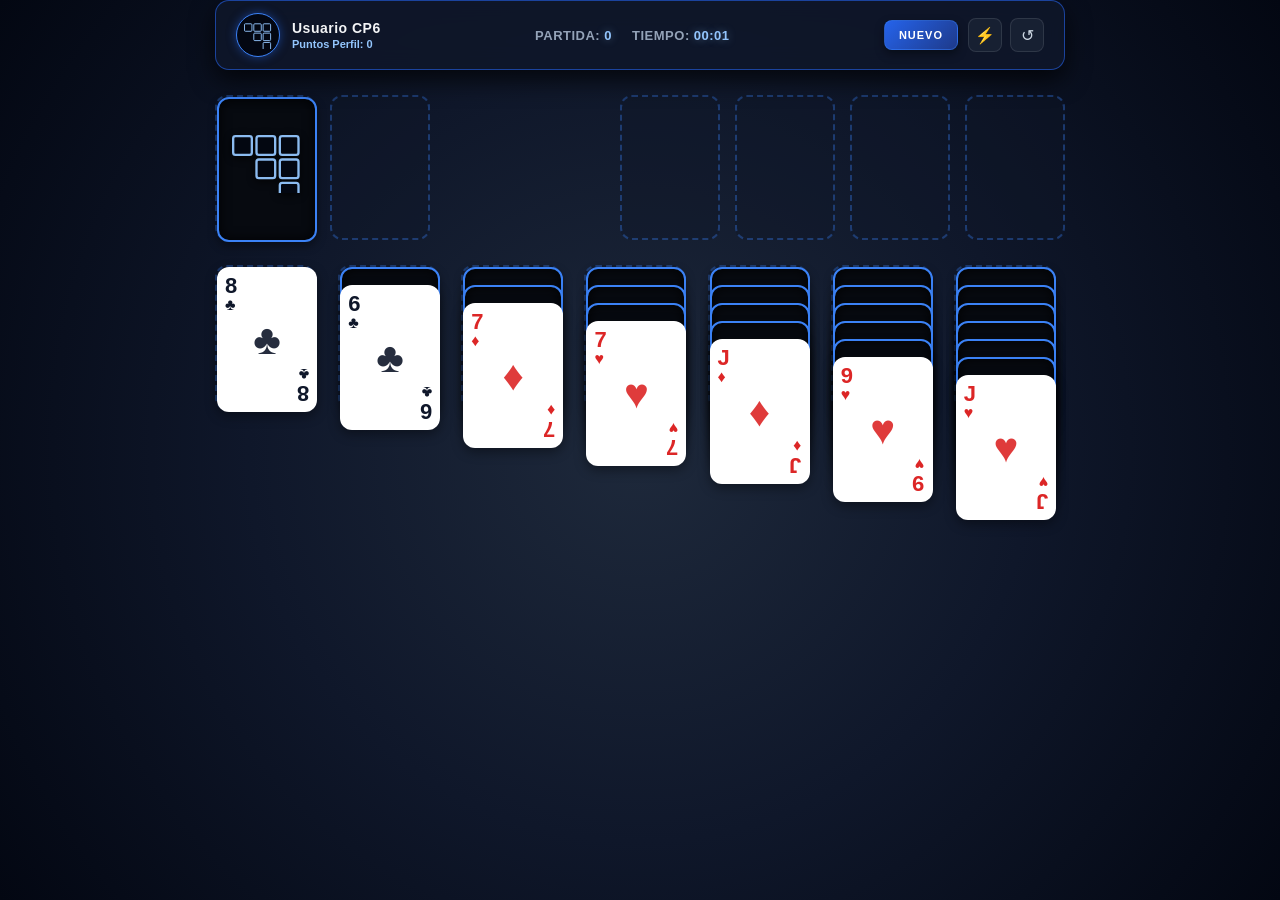
<file: desktop/games/cp6solitario.html>
<!DOCTYPE html>
<html lang="es">
<head>
    <meta charset="UTF-8">
    <meta name="viewport" content="width=device-width, initial-scale=1.0">
    <title>Solitario - Correduría CP6 Edition</title>
    <style>
        :root {
            --card-width: 100px;
            --card-height: 145px;
            --card-radius: 12px;
            --gamer-blue: #2563eb;       /* Tono Azul Ejecutivo */
            --gamer-blue-light: #3b82f6;  /* Azul Claro para acentos */
            --gamer-green: #10b981;
        }

        * {
            box-sizing: border-box;
            user-select: none;
        }

        body {
            margin: 0;
            padding: 0;
            /* Fondo difuminado elegante idéntico al Sudoku */
            background: radial-gradient(circle at center, #1e293b 0%, #0f172a 50%, #030712 100%);
            font-family: 'Segoe UI', Tahoma, Geneva, Verdana, sans-serif;
            color: #fff;
            display: flex;
            flex-direction: column;
            align-items: center;
            min-height: 100vh;
            overflow-x: hidden;
            position: relative;
        }

        /* Barra superior / Perfil de Usuario */
        header {
            display: flex;
            justify-content: space-between;
            align-items: center;
            width: 100%;
            max-width: 850px;
            margin-bottom: 25px;
            background: rgba(15, 23, 42, 0.9);
            backdrop-filter: blur(12px);
            border: 1px solid rgba(37, 99, 235, 0.6);
            padding: 12px 20px;
            border-radius: 14px;
            box-shadow: 0 10px 25px rgba(0,0,0,0.7);
            position: relative;
            z-index: 10;
        }

        .user-profile {
            display: flex;
            align-items: center;
            gap: 12px;
        }

        .user-avatar {
            width: 44px;
            height: 44px;
            border-radius: 50%;
            background: #030712;
            display: flex;
            align-items: center;
            justify-content: flex-start;
            border: 1.5px solid var(--gamer-blue-light);
            box-shadow: 0 0 10px rgba(37, 99, 235, 0.5);
            padding: 7px;
            flex-shrink: 0;
        }

        .user-avatar svg {
            width: 100%;
            height: 100%;
        }

        .user-info h3 {
            margin: 0;
            font-size: 14px;
            color: #f3f4f6;
            letter-spacing: 0.5px;
        }

        .user-info p {
            margin: 2px 0 0 0;
            font-size: 11px;
            color: #93c5fd;
            font-weight: 600;
        }

        .stats {
            display: flex;
            gap: 20px;
            font-size: 13px;
            font-weight: 700;
            letter-spacing: 0.5px;
            color: #94a3b8;
        }

        .stats span span {
            color: #93c5fd;
            text-shadow: 0 0 8px rgba(147, 197, 253, 0.4);
        }

        .controls {
            display: flex;
            gap: 10px;
            align-items: center;
        }

        button.btn-new {
            border: none;
            padding: 8px 14px;
            font-weight: 700;
            font-size: 11px;
            border-radius: 8px;
            cursor: pointer;
            transition: all 0.2s ease;
            text-transform: uppercase;
            letter-spacing: 1px;
            background: linear-gradient(135deg, #2563eb, #1e3a8a);
            color: #fff;
            border: 1px solid rgba(59, 130, 246, 0.4);
            box-shadow: 0 4px 10px rgba(0, 0, 0, 0.4);
        }

        button.btn-new:hover {
            background: linear-gradient(135deg, #3b82f6, #2563eb);
            box-shadow: 0 0 12px rgba(59, 130, 246, 0.6);
            transform: translateY(-1px);
        }

        .icon-group {
            display: flex;
            gap: 8px;
            align-items: center;
        }

        .icon-btn {
            background: rgba(30, 41, 59, 0.6);
            border: 1px solid rgba(255, 255, 255, 0.1);
            border-radius: 8px;
            color: #cbd5e1;
            font-size: 16px;
            cursor: pointer;
            width: 34px;
            height: 34px;
            display: flex;
            align-items: center;
            justify-content: center;
            transition: all 0.2s ease;
        }

        .icon-btn:hover {
            color: #ffffff;
            border-color: var(--gamer-blue-light);
            background: rgba(37, 99, 235, 0.3);
            transform: scale(1.05);
        }

        .icon-btn.auto:hover {
            color: var(--gamer-green);
            border-color: var(--gamer-green);
            background: rgba(16, 185, 129, 0.2);
        }

        .top-row {
            display: flex;
            justify-content: space-between;
            width: 100%;
            max-width: 850px;
            margin-bottom: 25px;
            z-index: 1;
        }

        .pile-group {
            display: flex;
            gap: 15px;
        }

        .slot {
            width: var(--card-width);
            height: var(--card-height);
            border: 2px dashed rgba(59, 130, 246, 0.35);
            border-radius: var(--card-radius);
            position: relative;
            background: rgba(15, 23, 42, 0.4);
        }

        .game-board {
            display: grid;
            grid-template-columns: repeat(7, 1fr);
            gap: 12px;
            width: 100%;
            max-width: 850px;
            z-index: 1;
        }

        /* Cartas */
        .card {
            width: var(--card-width);
            height: var(--card-height);
            background: #ffffff;
            border-radius: var(--card-radius);
            position: absolute;
            top: 0;
            left: 0;
            box-shadow: 0 4px 12px rgba(0,0,0,0.4);
            cursor: grab;
            display: flex;
            flex-direction: column;
            justify-content: space-between;
            padding: 8px;
            font-weight: 800;
            font-size: 22px;
            transition: top 0.1s ease, left 0.1s ease, box-shadow 0.2s;
        }

        .card:hover {
            box-shadow: 0 6px 16px rgba(0,0,0,0.6), 0 0 10px rgba(59, 130, 246, 0.3);
        }

        .card:active {
            cursor: grabbing;
        }

        .card.red {
            color: #dc2626;
        }

        .card.black {
            color: #0f172a;
        }

        /* Dorso con el logotipo en tono azul ejecutivo */
        .card.face-down {
            background-color: #070a10;
            border: 2px solid var(--gamer-blue-light);
            cursor: default;
            box-shadow: inset 0 0 12px rgba(0,0,0,0.9), 0 4px 10px rgba(0,0,0,0.4);
            display: flex;
            align-items: center;
            justify-content: center;
        }

        .card-back-logo {
            width: 70px;
            height: 70px;
            opacity: 0.95;
            filter: drop-shadow(0 2px 4px rgba(0,0,0,0.8));
            pointer-events: none;
        }

        .card-top-left, .card-bottom-right {
            display: flex;
            flex-direction: column;
            line-height: 1;
            z-index: 2;
        }

        .card-bottom-right {
            align-self: flex-end;
            transform: rotate(180deg);
        }

        .card-center-symbol {
            position: absolute;
            top: 50%;
            left: 50%;
            transform: translate(-50%, -50%);
            font-size: 42px;
            z-index: 2;
            opacity: 0.9;
        }

        .tableau-pile, .foundation-pile, .stock-pile, .waste-pile {
            position: relative;
            min-height: var(--card-height);
        }

        #win-message {
            display: none;
            position: fixed;
            top: 50%;
            left: 50%;
            transform: translate(-50%, -50%);
            background: #0f172a;
            padding: 35px;
            border-radius: 16px;
            text-align: center;
            z-index: 10000;
            border: 2px solid var(--gamer-blue-light);
            box-shadow: 0 0 35px rgba(37, 99, 235, 0.5), 0 15px 40px rgba(0,0,0,0.9);
            width: 90%;
            max-width: 400px;
        }

        #win-message h2 {
            margin-top: 0;
            color: #93c5fd;
            font-size: 28px;
            text-shadow: 0 0 10px rgba(147, 197, 253, 0.6);
        }

        .reward-badge {
            background: rgba(37, 99, 235, 0.3);
            border: 1px solid var(--gamer-blue-light);
            padding: 10px;
            border-radius: 10px;
            margin: 15px 0;
            font-weight: bold;
            color: #93c5fd;
        }
    </style>
</head>
<body>

    <header>
        <!-- Perfil con el Logotipo en Azul -->
        <div class="user-profile">
            <div class="user-avatar" title="Correduría CP6">
                <svg viewBox="0 0 120 100" xmlns="http://www.w3.org/2000/svg">
                    <rect x="2" y="2" width="32" height="32" rx="4" fill="#030712" stroke="#93c5fd" stroke-width="4"/>
                    <rect x="42" y="2" width="32" height="32" rx="4" fill="#030712" stroke="#93c5fd" stroke-width="4"/>
                    <rect x="82" y="2" width="32" height="32" rx="4" fill="#030712" stroke="#93c5fd" stroke-width="4"/>
                    <rect x="42" y="42" width="32" height="32" rx="4" fill="#030712" stroke="#93c5fd" stroke-width="4"/>
                    <rect x="82" y="42" width="32" height="32" rx="4" fill="#030712" stroke="#93c5fd" stroke-width="4"/>
                    <rect x="82" y="82" width="32" height="32" rx="4" fill="#030712" stroke="#93c5fd" stroke-width="4"/>
                </svg>
            </div>
            <div class="user-info">
                <h3 id="userName">Usuario CP6</h3>
                <p>Puntos Perfil: <span id="globalScore">0</span></p>
            </div>
        </div>

        <div class="stats">
            <span>PARTIDA: <span id="score">0</span></span>
            <span>TIEMPO: <span id="timer">00:00</span></span>
        </div>

        <div class="controls">
            <button class="btn-new" onclick="newGame()">Nuevo</button>
            <div class="icon-group">
                <button class="icon-btn auto" onclick="autoComplete()" title="Autocompletar">⚡</button>
                <button class="icon-btn" onclick="undoMove()" title="Deshacer Movimiento">↺</button>
            </div>
        </div>
    </header>

    <div class="top-row">
        <div class="pile-group">
            <div class="slot stock-pile" id="stock" onclick="drawCard()"></div>
            <div class="slot waste-pile" id="waste"></div>
        </div>
        <div class="pile-group">
            <div class="slot foundation-pile" data-pile="f0" ondragover="allowDrop(event)" ondrop="dropOnFoundation(event, 0)"></div>
            <div class="slot foundation-pile" data-pile="f1" ondragover="allowDrop(event)" ondrop="dropOnFoundation(event, 1)"></div>
            <div class="slot foundation-pile" data-pile="f2" ondragover="allowDrop(event)" ondrop="dropOnFoundation(event, 2)"></div>
            <div class="slot foundation-pile" data-pile="f3" ondragover="allowDrop(event)" ondrop="dropOnFoundation(event, 3)"></div>
        </div>
    </div>

    <div class="game-board">
        <div class="slot tableau-pile" data-pile="t0" ondragover="allowDrop(event)" ondrop="dropOnTableau(event, 0)"></div>
        <div class="slot tableau-pile" data-pile="t1" ondragover="allowDrop(event)" ondrop="dropOnTableau(event, 1)"></div>
        <div class="slot tableau-pile" data-pile="t2" ondragover="allowDrop(event)" ondrop="dropOnTableau(event, 2)"></div>
        <div class="slot tableau-pile" data-pile="t3" ondragover="allowDrop(event)" ondrop="dropOnTableau(event, 3)"></div>
        <div class="slot tableau-pile" data-pile="t4" ondragover="allowDrop(event)" ondrop="dropOnTableau(event, 4)"></div>
        <div class="slot tableau-pile" data-pile="t5" ondragover="allowDrop(event)" ondrop="dropOnTableau(event, 5)"></div>
        <div class="slot tableau-pile" data-pile="t6" ondragover="allowDrop(event)" ondrop="dropOnTableau(event, 6)"></div>
    </div>

    <div id="win-message">
        <h2>¡VICTORIA COMPLETADA! 🏆</h2>
        <p style="color: #cbd5e1; font-size: 14px;">Has superado el solitario con éxito.</p>
        <div class="reward-badge">
            +100 Puntos sumados a tu perfil corporativo
        </div>
        <button class="btn-new" onclick="newGame()">JUGAR OTRA VEZ</button>
    </div>

    <script>
        const CP6_GAME_NAME = 'Solitario';
        const CP6_SESSION_KEY = 'control-avaluos.desktop.session.v1';
        function cp6GameUser() { return sessionStorage.getItem(CP6_SESSION_KEY) || 'Usuario CP6'; }
        function cp6StatsKey() { return `cp6_game_stats_${cp6GameUser()}`; }
        function cp6ReadStats() { try { return JSON.parse(localStorage.getItem(cp6StatsKey()) || '{}') || {}; } catch { return {}; } }
        function cp6WriteStats(stats) { localStorage.setItem(cp6StatsKey(), JSON.stringify(stats)); }
        function recordGameResult(points) {
            const stats = cp6ReadStats();
            const history = Array.isArray(stats.history) ? stats.history : [];
            const result = { game: CP6_GAME_NAME, points: Number(points) || 0, score: Number(points) || 0, completedAt: new Date().toISOString() };
            history.unshift(result);
            stats.history = history.slice(0, 30);
            stats.points = Number(stats.points || 0) + result.points;
            stats.games = Number(stats.games || 0) + 1;
            stats.best = Math.max(Number(stats.best || 0), result.score);
            cp6WriteStats(stats);
        }
        let globalScore = Number(cp6ReadStats().points || 0);
        function updateGlobalScore(points) {
            recordGameResult(points);
            globalScore += Number(points) || 0;
            const score = document.getElementById('globalScore');
            if (score) score.innerText = globalScore;
        }
        function syncCp6Player() {
            const stats = cp6ReadStats();
            const name = document.getElementById('userName');
            const score = document.getElementById('globalScore');
            if (name) name.innerText = cp6GameUser();
            if (score) score.innerText = Number(stats.points || 0);
        }
        const suits = ['♥', '♦', '♣', '♠'];
        const values = ['A', '2', '3', '4', '5', '6', '7', '8', '9', '10', 'J', 'Q', 'K'];
        const suitCodes = {'♥': 'H', '♦': 'D', '♣': 'C', '♠': 'S'};
        
        let deck = [];
        let tableau = [[],[],[],[],[],[],[]];
        let foundation = [[],[],[],[]];
        let stock = [];
        let waste = [];
        let score = 0;
        let seconds = 0;
        let timerInterval = null;
        let draggedCardInfo = null;
        let history = [];
        let gameWonRecorded = false;

        function saveState() {
            history.push({
                tableau: JSON.parse(JSON.stringify(tableau)),
                foundation: JSON.parse(JSON.stringify(foundation)),
                stock: JSON.parse(JSON.stringify(stock)),
                waste: JSON.parse(JSON.stringify(waste)),
                score: score
            });
            if (history.length > 30) history.shift();
        }

        function undoMove() {
            if (history.length === 0) return;
            let prevState = history.pop();
            tableau = prevState.tableau;
            foundation = prevState.foundation;
            stock = prevState.stock;
            waste = prevState.waste;
            score = prevState.score;
            render();
        }

        function newGame() {
            document.getElementById('win-message').style.display = 'none';
            score = 0;
            history = [];
            gameWonRecorded = false;
            initGame();
        }

        function initGame() {
            createDeck();
            shuffleDeck();
            dealCards();
            startTimer();
            draggedCardInfo = null;
            history = [];
            render();
        }

        function createDeck() {
            deck = [];
            for (let suit of suits) {
                for (let i = 0; i < values.length; i++) {
                    deck.push({
                        suit: suit,
                        value: values[i],
                        numericValue: i + 1,
                        color: (suit === '♥' || suit === '♦') ? 'red' : 'black',
                        faceUp: false,
                        id: `card-${values[i]}-${suitCodes[suit]}`
                    });
                }
            }
        }

        function shuffleDeck() {
            for (let i = deck.length - 1; i > 0; i--) {
                let j = Math.floor(Math.random() * (i + 1));
                [deck[i], deck[j]] = [deck[j], deck[i]];
            }
        }

        function dealCards() {
            tableau = [[],[],[],[],[],[],[]];
            foundation = [[],[],[],[]];
            waste = [];
            
            for (let i = 0; i < 7; i++) {
                for (let j = i; j < 7; j++) {
                    let card = deck.pop();
                    if (i === j) card.faceUp = true;
                    tableau[j].push(card);
                }
            }
            stock = [...deck];
        }

        function startTimer() {
            clearInterval(timerInterval);
            seconds = 0;
            timerInterval = setInterval(() => {
                seconds++;
                let mins = Math.floor(seconds / 60).toString().padStart(2, '0');
                let secs = (seconds % 60).toString().padStart(2, '0');
                const timerEl = document.getElementById('timer');
                if(timerEl) timerEl.innerText = `${mins}:${secs}`;
            }, 1000);
        }

        function drawCard() {
            saveState();
            if (stock.length === 0) {
                stock = waste.reverse().map(c => ({...c, faceUp: false}));
                waste = [];
            } else {
                let card = stock.pop();
                card.faceUp = true;
                waste.push(card);
            }
            render();
        }

        async function autoComplete() {
            saveState();
            let moved = true;
            while (moved) {
                moved = false;
                if (waste.length > 0) {
                    if (attemptMoveToFoundation(waste[waste.length - 1], 'waste', 0, waste.length - 1, false)) {
                        moved = true;
                        await new Promise(r => setTimeout(r, 40));
                        continue;
                    }
                }
                for (let i = 0; i < 7; i++) {
                    if (tableau[i].length > 0) {
                        let cardIdx = tableau[i].length - 1;
                        if (attemptMoveToFoundation(tableau[i][cardIdx], 'tableau', i, cardIdx, false)) {
                            moved = true;
                            await new Promise(r => setTimeout(r, 40));
                            break;
                        }
                    }
                }
            }
            render();
        }

        function attemptMoveToFoundation(card, source, pileIndex, cardIndex, save = true) {
            for (let i = 0; i < 4; i++) {
                let fPile = foundation[i];
                let canMove = false;
                
                if (fPile.length === 0 && card.numericValue === 1) canMove = true;
                else if (fPile.length > 0) {
                    let topF = fPile[fPile.length - 1];
                    if (topF.suit === card.suit && topF.numericValue === card.numericValue - 1) canMove = true;
                }

                if (canMove) {
                    if (save) saveState();
                    draggedCardInfo = { source, pileIndex, cardIndex };
                    executeMoveToFoundation(i);
                    score += 15;
                    checkWin();
                    draggedCardInfo = null;
                    render();
                    return true;
                }
            }
            return false;
        }

        function allowDrop(ev) { 
            ev.preventDefault();
            ev.dataTransfer.dropEffect = "move"; 
        }

        function dragStart(ev, source, pileIndex, cardIndex) {
            draggedCardInfo = { source, pileIndex, cardIndex };
            ev.dataTransfer.setData("text/plain", "card");
        }

        function dropOnTableau(ev, tIndex) {
            ev.preventDefault();
            if (!draggedCardInfo) return;

            let targetPile = tableau[tIndex];
            let movingCards = getDraggedCardsArray();

            if (movingCards.length === 0) return;
            let firstMoving = movingCards[0];
            let canMove = false;

            if (targetPile.length === 0) {
                if (firstMoving.numericValue === 13) canMove = true;
            } else {
                let topTarget = targetPile[targetPile.length - 1];
                if (topTarget.faceUp && topTarget.color !== firstMoving.color && topTarget.numericValue === firstMoving.numericValue + 1) {
                    canMove = true;
                }
            }

            if (canMove) {
                saveState();
                executeMove(targetPile);
                checkWin();
            }
            draggedCardInfo = null;
            render();
        }

        function dropOnFoundation(ev, fIndex) {
            ev.preventDefault();
            if (!draggedCardInfo) return;

            let movingCards = getDraggedCardsArray();
            if (movingCards.length !== 1) {
                draggedCardInfo = null;
                return;
            }

            let card = movingCards[0];
            let fPile = foundation[fIndex];
            let canMove = false;

            if (fPile.length === 0 && card.numericValue === 1) canMove = true;
            else if (fPile.length > 0) {
                let topF = fPile[fPile.length - 1];
                if (topF.suit === card.suit && topF.numericValue === card.numericValue - 1) canMove = true;
            }

            if (canMove) {
                saveState();
                executeMoveToFoundation(fIndex);
                score += 15;
                checkWin();
            }
            draggedCardInfo = null;
            render();
        }

        function getDraggedCardsArray() {
            if (!draggedCardInfo) return [];
            if (draggedCardInfo.source === 'waste') {
                return waste.length > 0 ? [waste[waste.length - 1]] : [];
            }
            if (draggedCardInfo.source === 'tableau') {
                return tableau[draggedCardInfo.pileIndex].slice(draggedCardInfo.cardIndex);
            }
            return [];
        }

        function executeMove(targetPile) {
            if (draggedCardInfo.source === 'waste') {
                let card = waste.pop();
                targetPile.push(card);
                score += 5;
            } else if (draggedCardInfo.source === 'tableau') {
                let moving = tableau[draggedCardInfo.pileIndex].splice(draggedCardInfo.cardIndex);
                targetPile.push(...moving);
                let sourcePile = tableau[draggedCardInfo.pileIndex];
                if (sourcePile.length > 0 && !sourcePile[sourcePile.length - 1].faceUp) {
                    sourcePile[sourcePile.length - 1].faceUp = true;
                    score += 10;
                }
            }
        }

        function executeMoveToFoundation(fIndex) {
            if (draggedCardInfo.source === 'waste') {
                let card = waste.pop();
                foundation[fIndex].push(card);
            } else if (draggedCardInfo.source === 'tableau') {
                let moving = tableau[draggedCardInfo.pileIndex].pop();
                foundation[fIndex].push(moving);
                let sourcePile = tableau[draggedCardInfo.pileIndex];
                if (sourcePile.length > 0 && !sourcePile[sourcePile.length - 1].faceUp) {
                    sourcePile[sourcePile.length - 1].faceUp = true;
                    score += 10;
                }
            }
        }

        const logoSvgHTML = `<div class="card-back-logo"><svg viewBox="0 0 120 100" xmlns="http://www.w3.org/2000/svg"><rect x="2" y="2" width="32" height="32" rx="4" fill="#030712" stroke="#93c5fd" stroke-width="4"/><rect x="42" y="2" width="32" height="32" rx="4" fill="#030712" stroke="#93c5fd" stroke-width="4"/><rect x="82" y="2" width="32" height="32" rx="4" fill="#030712" stroke="#93c5fd" stroke-width="4"/><rect x="42" y="42" width="32" height="32" rx="4" fill="#030712" stroke="#93c5fd" stroke-width="4"/><rect x="82" y="42" width="32" height="32" rx="4" fill="#030712" stroke="#93c5fd" stroke-width="4"/><rect x="82" y="82" width="32" height="32" rx="4" fill="#030712" stroke="#93c5fd" stroke-width="4"/></svg></div>`;

        function render() {
            const stockEl = document.getElementById('stock');
            stockEl.innerHTML = stock.length > 0 ? `<div class="card face-down">${logoSvgHTML}</div>` : '';

            const wasteEl = document.getElementById('waste');
            wasteEl.innerHTML = '';
            if (waste.length > 0) {
                let topWaste = waste[waste.length - 1];
                wasteEl.appendChild(createCardElement(topWaste, 'waste', 0, waste.length - 1));
            }

            for (let i = 0; i < 4; i++) {
                const fEl = document.querySelector(`[data-pile="f${i}"]`);
                fEl.innerHTML = '';
                if (foundation[i].length > 0) {
                    let topF = foundation[i][foundation[i].length - 1];
                    fEl.appendChild(createCardElement(topF, 'foundation', i, foundation[i].length - 1));
                }
            }

            for (let i = 0; i < 7; i++) {
                const tEl = document.querySelector(`[data-pile="t${i}"]`);
                tEl.innerHTML = '';
                let currentOffset = 0;
                
                tableau[i].forEach((card, cIndex) => {
                    let cardEl = createCardElement(card, 'tableau', i, cIndex);
                    cardEl.style.top = `${currentOffset}px`;
                    cardEl.style.zIndex = cIndex;
                    tEl.appendChild(cardEl);
                    currentOffset += card.faceUp ? 40 : 18;
                });
            }

            const scoreEl = document.getElementById('score');
            if(scoreEl) scoreEl.innerText = score;
        }

        function createCardElement(cardData, source, pileIndex, cardIndex) {
            const div = document.createElement('div');
            div.className = `card ${cardData.color}`;

            if (!cardData.faceUp) {
                div.classList.add('face-down');
                div.innerHTML = logoSvgHTML;
                return div;
            }

            div.innerHTML = `
                <div class="card-top-left">
                    <span>${cardData.value}</span>
                    <span style="font-size:16px;">${cardData.suit}</span>
                </div>
                <div class="card-center-symbol">${cardData.suit}</div>
                <div class="card-bottom-right">
                    <span>${cardData.value}</span>
                    <span style="font-size:16px;">${cardData.suit}</span>
                </div>
            `;

            div.draggable = true;
            div.ondragstart = (ev) => dragStart(ev, source, pileIndex, cardIndex);
            div.ondblclick = (ev) => {
                ev.stopPropagation();
                attemptMoveToFoundation(cardData, source, pileIndex, cardIndex, true);
            };
            return div;
        }

        function checkWin() {
            let totalFoundation = foundation.reduce((acc, f) => acc + f.length, 0);
            if (totalFoundation === 52 && !gameWonRecorded) {
                gameWonRecorded = true;
                clearInterval(timerInterval);
                updateGlobalScore(100); 
                const winMsg = document.getElementById('win-message');
                if(winMsg) winMsg.style.display = 'block';
            }
        }

        window.onload = initGame;
    </script>
</body>
</html>
</file>
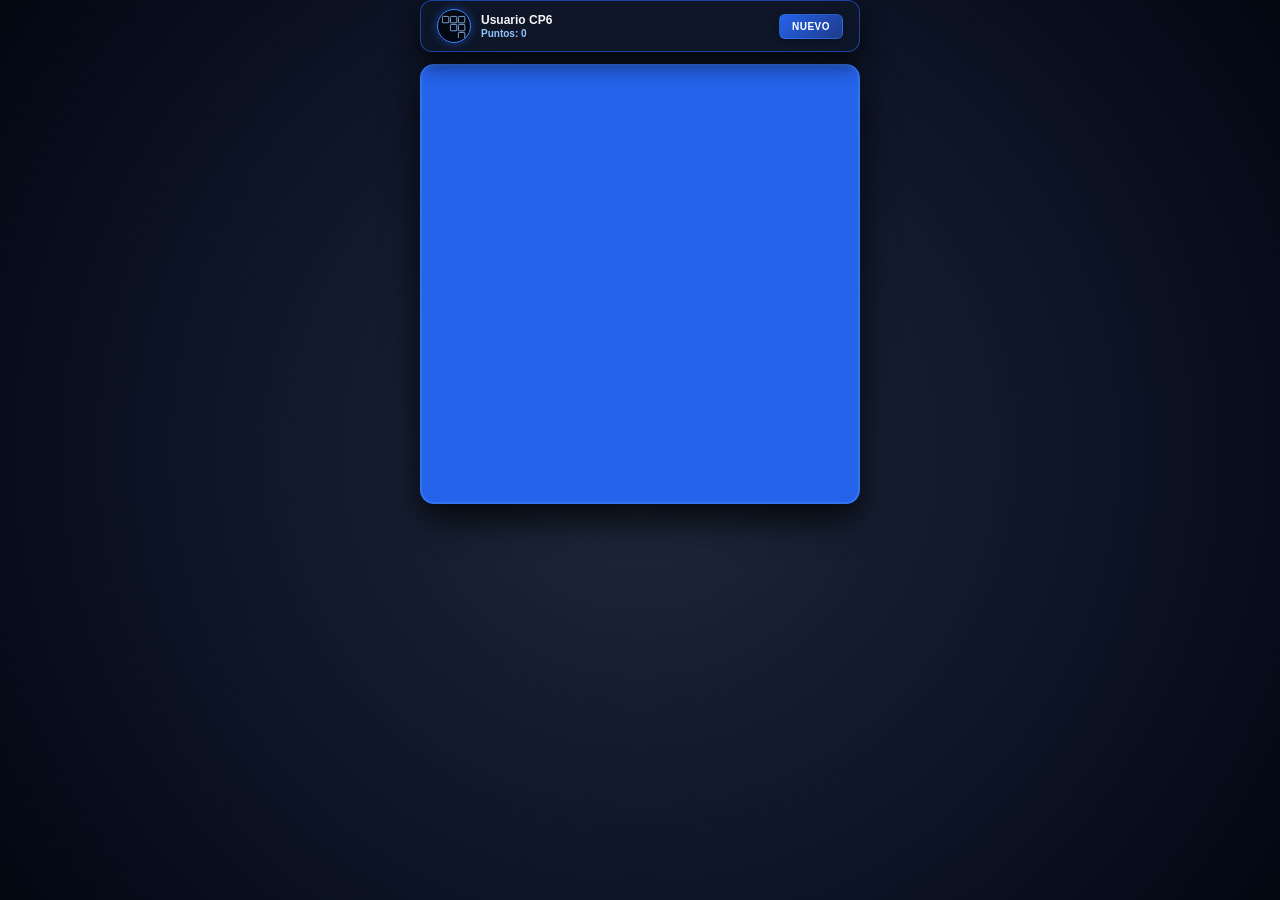
<file: desktop/games/cp6sudoku.html>
<!DOCTYPE html>
<html lang="es">
<head>
    <meta charset="UTF-8">
    <meta name="viewport" content="width=device-width, initial-scale=1.0">
    <title>Sudoku - Correduría CP6 Edition</title>
    <style>
        :root {
            --gamer-blue: #2563eb;       /* Tono Azul Ejecutivo */
            --gamer-blue-light: #3b82f6;  /* Azul Claro para acentos */
        }

        * {
            box-sizing: border-box;
            user-select: none;
        }

        body {
            margin: 0;
            padding: 0;
            background: radial-gradient(circle at center, #1e293b 0%, #0f172a 50%, #030712 100%);
            font-family: 'Segoe UI', Tahoma, Geneva, Verdana, sans-serif;
            color: #fff;
            display: flex;
            flex-direction: column;
            align-items: center;
            justify-content: flex-start;
            min-height: 100vh;
        }

        header {
            display: flex;
            justify-content: space-between;
            align-items: center;
            width: 440px;
            margin-bottom: 12px;
            background: rgba(15, 23, 42, 0.9);
            backdrop-filter: blur(12px);
            border: 1px solid rgba(37, 99, 235, 0.6);
            padding: 8px 16px;
            border-radius: 12px;
            box-shadow: 0 10px 25px rgba(0,0,0,0.7);
        }

        .user-profile {
            display: flex;
            align-items: center;
            gap: 10px;
        }

        .user-avatar {
            width: 34px;
            height: 34px;
            border-radius: 50%;
            background: #030712;
            display: flex;
            align-items: center;
            justify-content: center;
            border: 1.5px solid var(--gamer-blue-light);
            box-shadow: 0 0 10px rgba(37, 99, 235, 0.5);
            padding: 4px;
            flex-shrink: 0;
        }

        .user-avatar svg {
            width: 100%;
            height: 100%;
        }

        .user-info h3 {
            margin: 0;
            font-size: 12px;
            color: #f3f4f6;
        }

        .user-info p {
            margin: 1px 0 0 0;
            font-size: 10px;
            color: #93c5fd;
            font-weight: 700;
        }

        button.btn-new {
            border: none;
            padding: 6px 12px;
            font-weight: 700;
            font-size: 10px;
            border-radius: 6px;
            cursor: pointer;
            transition: all 0.2s ease;
            text-transform: uppercase;
            letter-spacing: 0.5px;
            background: linear-gradient(135deg, #2563eb, #1e3a8a);
            color: #fff;
            border: 1px solid rgba(59, 130, 246, 0.4);
            box-shadow: 0 2px 6px rgba(0, 0, 0, 0.3);
        }

        button.btn-new:hover {
            background: linear-gradient(135deg, #3b82f6, #2563eb);
            transform: translateY(-1px);
        }

        /* TABLERO DE 440px */
        .sudoku-container {
            width: 440px !important;
            height: 440px !important;
            background: var(--gamer-blue);
            padding: 4px;
            border-radius: 14px;
            border: 2px solid rgba(59, 130, 246, 0.6);
            box-shadow: 0 15px 35px rgba(0,0,0,0.8);
            display: grid;
            grid-template-columns: repeat(9, 1fr);
            grid-template-rows: repeat(9, 1fr);
            gap: 1px;
        }

        .sudoku-cell {
            background-color: #0f172a;
            width: 100%;
            height: 100%;
            display: flex;
            align-items: center;
            justify-content: center;
            font-size: 20px;
            font-weight: 700;
            color: #f8fafc;
            border: none;
            text-align: center;
            outline: none;
            transition: background 0.15s;
            padding: 0;
        }

        .sudoku-cell:focus {
            background-color: #1e293b;
            box-shadow: inset 0 0 6px var(--gamer-blue-light);
        }

        .sudoku-cell.fixed {
            color: #f43f5e;
            background-color: #0b0f19;
            font-weight: 800;
        }

        .sudoku-cell.highlight-same {
            background-color: #1e3a8a !important;
            color: #dbeafe !important;
        }

        .sudoku-cell.error {
            color: #f87171 !important;
            background-color: rgba(239, 68, 68, 0.2) !important;
        }

        .sudoku-cell:nth-child(3n) {
            border-right: 2px solid var(--gamer-blue-light);
        }
        .sudoku-cell:nth-child(9n) {
            border-right: none;
        }
        
        .sudoku-cell:nth-child(n+19):nth-child(-n+27),
        .sudoku-cell:nth-child(n+46):nth-child(-n+54) {
            border-bottom: 2px solid var(--gamer-blue-light);
        }

        /* PANEL DE BOTONES NUMÉRICOS INFERIORES */
        .number-pad {
            display: flex;
            gap: 8px;
            margin-top: 15px;
            width: 440px;
            justify-content: space-between;
        }

        .num-btn {
            background: #0f172a;
            border: 1px solid rgba(37, 99, 235, 0.6);
            color: #f8fafc;
            font-size: 16px;
            font-weight: 700;
            width: 42px;
            height: 42px;
            border-radius: 8px;
            cursor: pointer;
            transition: all 0.2s;
            display: flex;
            flex-direction: column;
            align-items: center;
            justify-content: center;
            box-shadow: 0 4px 10px rgba(0,0,0,0.4);
        }

        .num-btn span {
            font-size: 9px;
            color: #93c5fd;
            font-weight: 600;
        }

        .num-btn:hover:not(:disabled) {
            background: #1e3a8a;
            border-color: var(--gamer-blue-light);
            transform: translateY(-2px);
        }

        .num-btn.active-pad {
            background: var(--gamer-blue-light) !important;
            color: #fff !important;
        }

        .num-btn:disabled {
            background: #0b0f19;
            color: #334155;
            border-color: #1e293b;
            cursor: not-allowed;
            box-shadow: none;
        }

        .num-btn:disabled span {
            color: #334155;
        }

        #win-message {
            display: none;
            position: fixed;
            top: 50%;
            left: 50%;
            transform: translate(-50%, -50%);
            background: #0f172a;
            color: #fff;
            padding: 25px;
            border-radius: 14px;
            text-align: center;
            z-index: 10000;
            border: 2px solid var(--gamer-blue-light);
            box-shadow: 0 0 35px rgba(37, 99, 235, 0.5), 0 15px 40px rgba(0,0,0,0.9);
            width: 300px;
        }

        #win-message h2 {
            margin-top: 0;
            color: #93c5fd;
            font-size: 20px;
        }

        .reward-badge {
            background: rgba(37, 99, 235, 0.3);
            border: 1px solid var(--gamer-blue-light);
            padding: 8px;
            border-radius: 8px;
            margin: 12px 0;
            font-weight: bold;
            color: #93c5fd;
            font-size: 12px;
        }
    </style>
</head>
<body>

    <header>
        <div class="user-profile">
            <div class="user-avatar" title="Correduría CP6">
                <svg viewBox="0 0 120 100" xmlns="http://www.w3.org/2000/svg">
                    <rect x="2" y="2" width="32" height="32" rx="4" fill="#030712" stroke="#93c5fd" stroke-width="4"/>
                    <rect x="42" y="2" width="32" height="32" rx="4" fill="#030712" stroke="#93c5fd" stroke-width="4"/>
                    <rect x="82" y="2" width="32" height="32" rx="4" fill="#030712" stroke="#93c5fd" stroke-width="4"/>
                    <rect x="42" y="42" width="32" height="32" rx="4" fill="#030712" stroke="#93c5fd" stroke-width="4"/>
                    <rect x="82" y="42" width="32" height="32" rx="4" fill="#030712" stroke="#93c5fd" stroke-width="4"/>
                    <rect x="82" y="82" width="32" height="32" rx="4" fill="#030712" stroke="#93c5fd" stroke-width="4"/>
                </svg>
            </div>
            <div class="user-info">
                <h3 id="userName">Usuario CP6</h3>
                <p>Puntos: <span id="globalScore">0</span></p>
            </div>
        </div>

        <div class="controls">
            <button class="btn-new" onclick="newGame()">Nuevo</button>
        </div>
    </header>

    <div class="sudoku-container" id="sudokuGrid"></div>

    <div class="number-pad" id="numberPad"></div>

    <div id="win-message">
        <h2>¡SUDOKU COMPLETADO! 🏆</h2>
        <p style="color: #cbd5e1; font-size: 12px;">Has resuelto el reto correctamente.</p>
        <div class="reward-badge">
            +100 Puntos sumados a tu perfil
        </div>
        <button class="btn-new" onclick="newGame()">JUGAR OTRO</button>
    </div>

    <script>
        const CP6_GAME_NAME = 'Sudoku';
        const CP6_SESSION_KEY = 'control-avaluos.desktop.session.v1';
        function cp6GameUser() { return sessionStorage.getItem(CP6_SESSION_KEY) || 'Usuario CP6'; }
        function cp6StatsKey() { return `cp6_game_stats_${cp6GameUser()}`; }
        function cp6ReadStats() { try { return JSON.parse(localStorage.getItem(cp6StatsKey()) || '{}') || {}; } catch { return {}; } }
        function cp6WriteStats(stats) { localStorage.setItem(cp6StatsKey(), JSON.stringify(stats)); }
        function recordGameResult(points) {
            const stats = cp6ReadStats();
            const history = Array.isArray(stats.history) ? stats.history : [];
            const result = { game: CP6_GAME_NAME, points: Number(points) || 0, score: Number(points) || 0, completedAt: new Date().toISOString() };
            history.unshift(result);
            stats.history = history.slice(0, 30);
            stats.points = Number(stats.points || 0) + result.points;
            stats.games = Number(stats.games || 0) + 1;
            stats.best = Math.max(Number(stats.best || 0), result.score);
            cp6WriteStats(stats);
        }
        let globalScore = Number(cp6ReadStats().points || 0);
        function updateGlobalScore(points) {
            recordGameResult(points);
            globalScore += Number(points) || 0;
            const score = document.getElementById('globalScore');
            if (score) score.innerText = globalScore;
        }
        function syncCp6Player() {
            const stats = cp6ReadStats();
            const name = document.getElementById('userName');
            const score = document.getElementById('globalScore');
            if (name) name.innerText = cp6GameUser();
            if (score) score.innerText = Number(stats.points || 0);
        }
        const gamePool = [
            {
                puzzle: [
                    "530070000",
                    "600195000",
                    "098000060",
                    "800060003",
                    "400803001",
                    "700020006",
                    "060000280",
                    "000419005",
                    "000080079"
                ],
                solution: [
                    [5,3,4,6,7,8,9,1,2],
                    [6,7,2,1,9,5,3,4,8],
                    [1,9,8,3,4,2,5,6,7],
                    [8,5,9,7,6,1,4,2,3],
                    [4,2,6,8,5,3,7,9,1],
                    [7,1,3,9,2,4,8,5,6],
                    [9,6,1,5,3,7,2,8,4],
                    [2,8,7,4,1,9,6,3,5],
                    [3,4,5,2,8,6,1,7,9]
                ]
            },
            {
                puzzle: [
                    "000260701",
                    "680070090",
                    "190004500",
                    "820100040",
                    "004602900",
                    "050003028",
                    "009300074",
                    "040050036",
                    "703018000"
                ],
                solution: [
                    [4,3,5,2,6,9,7,8,1],
                    [6,8,2,5,7,1,4,9,3],
                    [1,9,7,8,3,4,5,6,2],
                    [8,2,6,1,9,5,3,4,7],
                    [3,7,4,6,8,2,9,1,5],
                    [9,5,1,7,4,3,6,2,8],
                    [5,1,9,3,2,6,8,7,4],
                    [2,4,8,9,5,7,1,3,6],
                    [7,6,3,4,1,8,2,5,9]
                ]
            }
        ];

        let currentBoard = [];
        let solutionBoard = [];
        let activeSelectedCell = null;

        function parseBoard(strArray) {
            return strArray.map(row => row.split('').map(Number));
        }

        function newGame() {
            document.getElementById('win-message').style.display = 'none';
            const randomGame = gamePool[Math.floor(Math.random() * gamePool.length)];
            currentBoard = parseBoard(randomGame.puzzle);
            solutionBoard = randomGame.solution;
            activeSelectedCell = null;
            renderGrid();
            renderNumberPad();
        }

        function highlightSameNumbers(num) {
            const allInputs = document.querySelectorAll('.sudoku-cell');
            allInputs.forEach(cell => {
                cell.classList.remove('highlight-same');
                if (num && cell.value === num) {
                    cell.classList.add('highlight-same');
                }
            });

            const padButtons = document.querySelectorAll('.num-btn');
            padButtons.forEach(btn => {
                btn.classList.remove('active-pad');
                if (num && btn.dataset.num === num) {
                    btn.classList.add('active-pad');
                }
            });
        }

        function updateNumberPadCounts() {
            const counts = {};
            for (let i = 1; i <= 9; i++) counts[i] = 0;

            for (let r = 0; r < 9; r++) {
                for (let c = 0; c < 9; c++) {
                    let val = currentBoard[r][c];
                    if (val >= 1 && val <= 9) {
                        counts[val]++;
                    }
                }
            }

            for (let i = 1; i <= 9; i++) {
                const btn = document.getElementById(`pad-btn-${i}`);
                const span = document.getElementById(`pad-count-${i}`);
                if (btn && span) {
                    let remaining = 9 - counts[i];
                    span.innerText = remaining > 0 ? remaining : '✓';
                    if (remaining <= 0) {
                        btn.disabled = true;
                    } else {
                        btn.disabled = false;
                    }
                }
            }
        }

        function renderNumberPad() {
            const pad = document.getElementById('numberPad');
            pad.innerHTML = '';

            for (let i = 1; i <= 9; i++) {
                const btn = document.createElement('button');
                btn.className = 'num-btn';
                btn.id = `pad-btn-${i}`;
                btn.dataset.num = i.toString();
                btn.innerHTML = `${i}<span id="pad-count-${i}">9</span>`;

                // CORRECCIÓN: Al presionar el botón inferior, SOLAMENTE resalta los números.
                // Ya no sobreescribe ni cambia ninguna celda por error.
                btn.addEventListener('click', () => {
                    highlightSameNumbers(i.toString());
                });

                pad.appendChild(btn);
            }
            updateNumberPadCounts();
        }

        function renderGrid() {
            const grid = document.getElementById('sudokuGrid');
            grid.innerHTML = '';

            for (let r = 0; r < 9; r++) {
                for (let c = 0; c < 9; c++) {
                    const input = document.createElement('input');
                    input.type = 'text';
                    input.maxLength = 1;
                    input.className = 'sudoku-cell';
                    input.dataset.row = r;
                    input.dataset.col = c;
                    
                    const val = currentBoard[r][c];
                    if (val !== 0) {
                        input.value = val;
                        input.readOnly = true;
                        input.classList.add('fixed');
                    } else {
                        input.addEventListener('input', (e) => {
                            let v = parseInt(e.target.value);
                            if (isNaN(v) || v < 1 || v > 9) {
                                e.target.value = '';
                                currentBoard[r][c] = 0;
                                input.classList.remove('error');
                                highlightSameNumbers(null);
                            } else {
                                currentBoard[r][c] = v;
                                highlightSameNumbers(e.target.value);
                                if (v !== solutionBoard[r][c]) {
                                    input.classList.add('error');
                                } else {
                                    input.classList.remove('error');
                                }
                                updateNumberPadCounts();
                                checkWinCondition();
                            }
                        });
                    }

                    input.addEventListener('focus', (e) => {
                        activeSelectedCell = e.target;
                        if (e.target.value) {
                            highlightSameNumbers(e.target.value);
                        } else {
                            highlightSameNumbers(null);
                        }
                    });

                    grid.appendChild(input);
                }
            }
            updateNumberPadCounts();
        }

        function checkWinCondition() {
            let isComplete = true;
            let isCorrect = true;

            for (let r = 0; r < 9; r++) {
                for (let c = 0; c < 9; c++) {
                    if (currentBoard[r][c] === 0) isComplete = false;
                    if (currentBoard[r][c] !== solutionBoard[r][c]) isCorrect = false;
                }
            }

            if (isComplete && isCorrect) {
                updateGlobalScore(100);
                document.getElementById('win-message').style.display = 'block';
            }
        }
    </script>
</body>
</html>
</file>
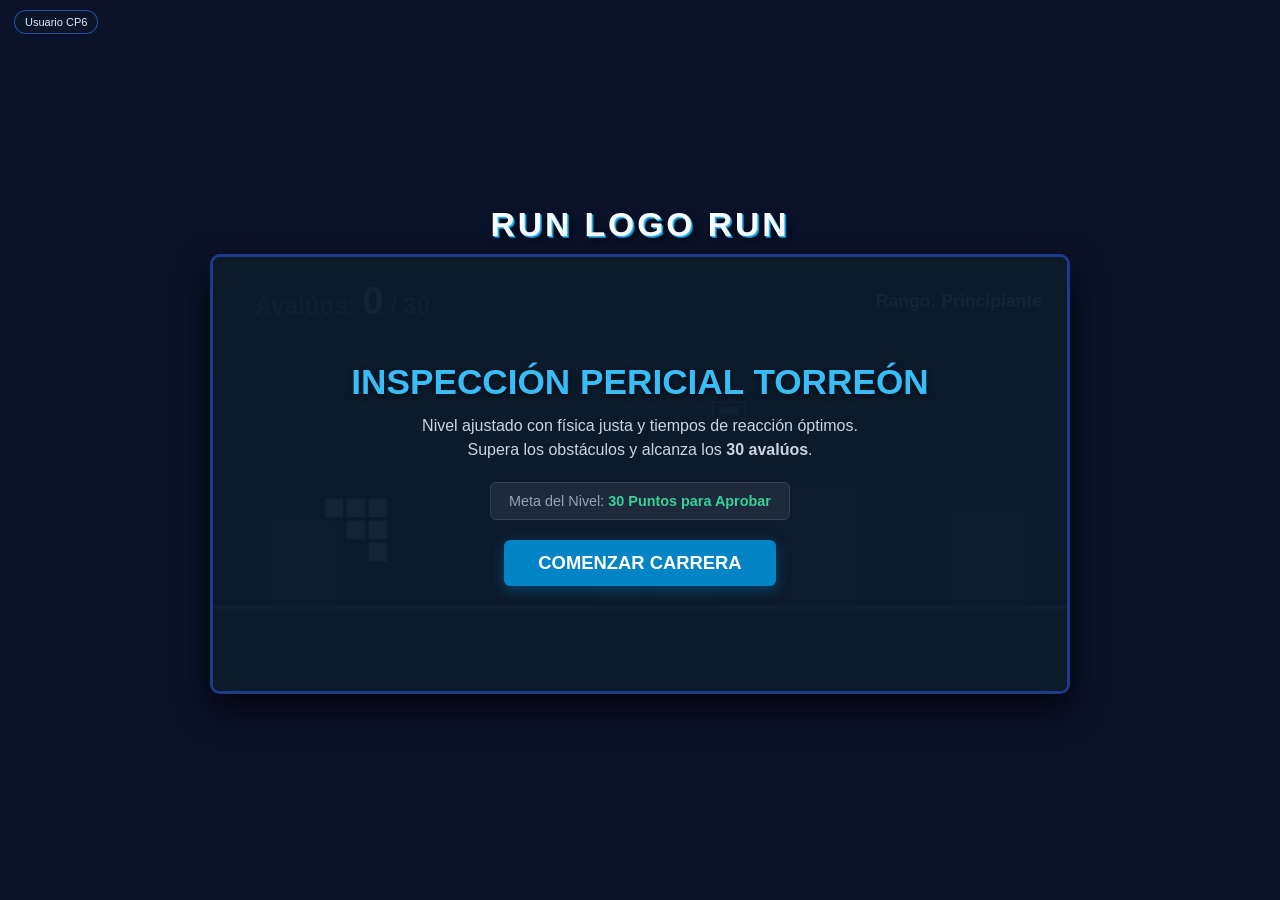
<file: desktop/games/runlogo.html>
<!DOCTYPE html>
<html lang="es">
<head>
<script>window.CP6_GAME_NAME = "Run Logo";</script>
    <meta charset="UTF-8">
    <meta name="viewport" content="width=device-width, initial-scale=1.0">
    <title>Run Logo Run - Torreón Edition</title>
    <style>
        * {
            box-sizing: border-box;
            margin: 0;
            padding: 0;
            font-family: 'Segoe UI', Tahoma, Geneva, Verdana, sans-serif;
        }

        body {
            background-color: #0b132b;
            color: #f8fafc;
            display: flex;
            flex-direction: column;
            align-items: center;
            justify-content: center;
            min-height: 100vh;
            overflow: hidden;
            touch-action: manipulation;
        }

        header {
            text-align: center;
            margin-bottom: 10px;
        }

        h1 {
            font-size: 2.1rem;
            color: #f8fafc;
            letter-spacing: 3px;
            text-transform: uppercase;
            text-shadow: 
                1px 1px 0px #38bdf8,
                2px 2px 0px #0284c7,
                4px 4px 8px rgba(0, 0, 0, 0.8);
        }

        #game-container {
            position: relative;
            width: 860px;
            height: 440px;
            background: #0d1b2a;
            border: 3px solid #1e3a8a;
            border-radius: 10px;
            overflow: hidden;
            box-shadow: 0 15px 35px rgba(0, 0, 0, 0.8);
        }

        canvas {
            display: block;
            background: transparent;
        }

        .ui-overlay {
            position: absolute;
            top: 15px;
            left: 25px;
            right: 25px;
            display: flex;
            justify-content: space-between;
            align-items: center;
            font-size: 1.1rem;
            font-weight: bold;
            color: #ffffff;
            text-shadow: 0 2px 6px rgba(0,0,0,0.9);
            pointer-events: none;
            z-index: 5;
        }

        #score-display {
            font-size: 1.5rem;
            color: #38bdf8;
            background: rgba(15, 23, 42, 0.7);
            padding: 6px 16px;
            border-radius: 8px;
            border: 1px solid #334155;
            box-shadow: 0 4px 12px rgba(0,0,0,0.5);
        }

        #houses-score {
            font-size: 2.4rem;
            color: #ffffff;
            display: inline-block;
            transition: transform 0.15s cubic-bezier(0.175, 0.885, 0.32, 1.275);
            text-shadow: 0 0 15px rgba(56, 189, 248, 0.8);
        }

        .pulse-num {
            transform: scale(1.5);
            color: #34d399 !important;
        }

        #rank-notification {
            position: absolute;
            top: 25%;
            left: 50%;
            transform: translate(-50%, -50%) scale(0.8);
            text-align: center;
            z-index: 20;
            opacity: 0;
            pointer-events: none;
            transition: all 0.4s cubic-bezier(0.175, 0.885, 0.32, 1.275);
            width: 100%;
        }

        #rank-notification.show {
            opacity: 1;
            transform: translate(-50%, -50%) scale(1);
        }

        #rank-notification h3 {
            color: #38bdf8;
            font-size: 1.1rem;
            text-transform: uppercase;
            letter-spacing: 2px;
            text-shadow: 0 2px 6px rgba(0, 0, 0, 0.9);
            margin-bottom: 4px;
        }

        #rank-notification h2 {
            color: #34d399;
            font-size: 2.5rem;
            text-shadow: 0 0 15px rgba(52, 211, 153, 0.7), 0 2px 6px rgba(0, 0, 0, 0.9);
        }

        #start-screen {
            position: absolute;
            top: 0;
            left: 0;
            width: 100%;
            height: 100%;
            background-color: rgba(13, 27, 42, 0.96);
            display: flex;
            flex-direction: column;
            align-items: center;
            justify-content: center;
            z-index: 10;
            padding: 20px;
            text-align: center;
        }

        #start-screen h2 {
            font-size: 2.2rem;
            color: #38bdf8;
            margin-bottom: 12px;
            text-shadow: 0 2px 6px rgba(0,0,0,0.6);
        }

        #start-screen p {
            font-size: 1rem;
            color: #cbd5e1;
            margin-bottom: 20px;
            max-width: 480px;
            line-height: 1.5;
        }

        .meta-box {
            background-color: #1e293b;
            border: 1px solid #334155;
            padding: 10px 18px;
            border-radius: 6px;
            margin-bottom: 20px;
            font-size: 0.9rem;
            color: #94a3b8;
        }

        .meta-box span {
            color: #34d399;
            font-weight: bold;
        }

        .btn {
            padding: 12px 34px;
            background-color: #0284c7;
            color: white;
            border: none;
            border-radius: 6px;
            font-weight: bold;
            font-size: 1.15rem;
            cursor: pointer;
            transition: all 0.2s;
            box-shadow: 0 4px 14px rgba(2, 132, 199, 0.4);
            text-transform: uppercase;
        }

        .btn:hover {
            background-color: #0369a1;
            transform: scale(1.05);
        }
    </style>
<style>.cp6-session-badge{position:fixed;top:10px;left:14px;z-index:9999;padding:5px 10px;border:1px solid rgba(59,130,246,.55);border-radius:999px;background:rgba(15,23,42,.86);color:#dbeafe;font:500 11px Segoe UI,sans-serif;pointer-events:none}</style></head>
<body class="cp6-integrated-game">

    <header>
        <h1>RUN LOGO RUN</h1>
    </header>

    <div id="game-container">
        <div id="rank-notification">
            <h3 id="notif-subtitle">¡Nuevo Rango Desbloqueado!</h3>
            <h2 id="notif-rank-name">Valuador Principiante</h2>
        </div>

        <div class="ui-overlay">
            <div id="score-display">Avalúos: <span id="houses-score">0</span> / 30</div>
            <div>Rango: <span id="rank">Principiante</span></div>
        </div>
        
        <div id="start-screen">
            <h2 id="screen-title">INSPECCIÓN PERICIAL TORREÓN</h2>
            <p id="screen-desc">Nivel ajustado con física justa y tiempos de reacción óptimos. Supera los obstáculos y alcanza los <b>30 avalúos</b>.</p>
            <div class="meta-box">Meta del Nivel: <span>30 Puntos para Aprobar</span></div>
            <button id="start-btn" class="btn">Comenzar Carrera</button>
        </div>

        <canvas id="gameCanvas" width="860" height="440"></canvas>
    </div>

    <script>
        const canvas = document.getElementById("gameCanvas");
        const ctx = canvas.getContext("2d");

        const startScreen = document.getElementById("start-screen");
        const startBtn = document.getElementById("start-btn");
        const housesScoreEl = document.getElementById("houses-score");
        const rankEl = document.getElementById("rank");
        const rankNotification = document.getElementById("rank-notification");
        const notifSubtitle = document.getElementById("notif-subtitle");
        const notifRankName = document.getElementById("notif-rank-name");
        const screenTitle = document.getElementById("screen-title");
        const screenDesc = document.getElementById("screen-desc");

        let audioCtx = null;

        function initAudio() {
            if (!audioCtx) {
                audioCtx = new (window.AudioContext || window.webkitAudioContext)();
            }
            if (audioCtx.state === 'suspended') {
                audioCtx.resume();
            }
        }

        function playSound(type) {
            if (!audioCtx) return;
            try {
                const osc = audioCtx.createOscillator();
                const gain = audioCtx.createGain();
                osc.connect(gain);
                gain.connect(audioCtx.destination);
                const now = audioCtx.currentTime;

                if (type === 'jump') {
                    osc.type = 'sine';
                    osc.frequency.setValueAtTime(200, now);
                    osc.frequency.exponentialRampToValueAtTime(480, now + 0.12);
                    gain.gain.setValueAtTime(0.15, now);
                    gain.gain.linearRampToValueAtTime(0.01, now + 0.12);
                    osc.start(now);
                    osc.stop(now + 0.12);
                } else if (type === 'collect') {
                    osc.type = 'triangle';
                    osc.frequency.setValueAtTime(350, now);
                    osc.frequency.setValueAtTime(700, now + 0.08);
                    gain.gain.setValueAtTime(0.2, now);
                    gain.gain.linearRampToValueAtTime(0.01, now + 0.18);
                    osc.start(now);
                    osc.stop(now + 0.18);
                } else if (type === 'crash') {
                    osc.type = 'sawtooth';
                    osc.frequency.setValueAtTime(120, now);
                    osc.frequency.linearRampToValueAtTime(60, now + 0.3);
                    gain.gain.setValueAtTime(0.35, now);
                    gain.gain.linearRampToValueAtTime(0.01, now + 0.4);
                    osc.start(now);
                    osc.stop(now + 0.4);
                }
            } catch(e) {}
        }

        let gameStarted = false;
        let isCrashing = false;
        let crashTimer = 0;
        let housesCollected = 0;
        const targetHouses = 30;
        let currentRankIndex = 0;
        let gameWon = false;
        let consecutiveCollectiblesCount = 0;
        let jumpRequested = false; 
        let safeDistanceAfterPlatform = 0; 

        const ranks = [
            { threshold: 0, name: "Principiante" },
            { threshold: 5, name: "Valuador Jr." },
            { threshold: 10, name: "Analista" },
            { threshold: 15, name: "Senior" },
            { threshold: 20, name: "Master" }
        ];

        const tileSize = 22;
        const player = {
            x: 110,
            y: 240,
            width: tileSize * 3,
            height: tileSize * 3,
            vy: 0,
            gravity: 1.0,          
            jumpForce: -14.5,      
            grounded: true,
            rotation: 0
        };

        let brokenBlocks = [];
        const groundY = 350;       
        let obstacles = [];
        let collectibles = [];
        let platforms = []; 
        let floatingTexts = [];
        let particles = [];
        
        let telefericoX = 500;
        let gameSpeed = 9.5;
        let nextSpawnDistance = 360;

        function resetGame() {
            player.y = groundY - player.height;
            player.vy = 0;
            player.grounded = true;
            player.rotation = 0;
            obstacles = [];
            collectibles = [];
            platforms = [];
            floatingTexts = [];
            particles = [];
            brokenBlocks = [];
            isCrashing = false;
            crashTimer = 0;
            housesCollected = 0;
            currentRankIndex = 0;
            gameSpeed = 9.5;
            nextSpawnDistance = 360;
            consecutiveCollectiblesCount = 0;
            jumpRequested = false;
            safeDistanceAfterPlatform = 0;
            gameWon = false;
            housesScoreEl.textContent = housesCollected;
            rankEl.textContent = ranks[0].name;
            rankNotification.classList.remove('show');
        }

        function startGame() {
            initAudio();
            startScreen.style.display = "none";
            resetGame();
            gameStarted = true;
            showInitialRankPopup(ranks[0].name);

            setTimeout(() => {
                if (gameStarted && collectibles.length === 0) {
                    collectibles.push({
                        x: canvas.width + 100,
                        y: groundY - 130,
                        width: 46,
                        height: 42,
                        points: 1,
                        type: 'house',
                        collected: false
                    });
                    consecutiveCollectiblesCount = 1;
                }
            }, 300);
        }

        function triggerScoreAnimation() {
            housesScoreEl.classList.add('pulse-num');
            setTimeout(() => {
                housesScoreEl.classList.remove('pulse-num');
            }, 150);
        }

        function showInitialRankPopup(rankName) {
            notifSubtitle.textContent = "Iniciando Turno";
            notifRankName.textContent = rankName;
            rankNotification.classList.add('show');
            setTimeout(() => {
                rankNotification.classList.remove('show');
            }, 2000);
        }

        function showRankPopup(rankName) {
            notifSubtitle.textContent = "¡Nuevo Rango Desbloqueado!";
            notifRankName.textContent = rankName;
            rankNotification.classList.add('show');
            setTimeout(() => {
                rankNotification.classList.remove('show');
            }, 2200);
        }

        function checkRankProgression() {
            let newIndex = currentRankIndex;
            for (let i = ranks.length - 1; i >= 0; i--) {
                if (housesCollected >= ranks[i].threshold) {
                    newIndex = i;
                    break;
                }
            }

            if (newIndex > currentRankIndex) {
                currentRankIndex = newIndex;
                const newRankName = ranks[currentRankIndex].name;
                rankEl.textContent = newRankName;
                showRankPopup(newRankName);
            }

            if (housesCollected < 10) {
                gameSpeed = 9.5;
            } else if (housesCollected >= 10 && housesCollected < 20) {
                gameSpeed = 10.3;
            } else if (housesCollected >= 20) {
                gameSpeed = 11.2;
            }
        }

        function jump() {
            if (!gameStarted || isCrashing) return;
            jumpRequested = true; 
        }

        window.addEventListener("keydown", (e) => {
            if (e.code === "Space" || e.code === "ArrowUp") {
                e.preventDefault();
                jump();
            }
        }, { passive: false });

        window.addEventListener("mousedown", () => jump());
        window.addEventListener("touchstart", () => jump(), { passive: true });

        startBtn.addEventListener("click", (e) => {
            e.stopPropagation();
            startGame();
        });

        function spawnEntitiesRandomly() {
            let lastObs = obstacles[obstacles.length - 1];
            let lastCol = collectibles[collectibles.length - 1];
            let lastPlat = platforms[platforms.length - 1];
            let rightmostX = Math.max(lastObs ? lastObs.x : 0, lastCol ? lastCol.x : 0, lastPlat ? lastPlat.x : 0);

            if (rightmostX < canvas.width - nextSpawnDistance) {
                const spawnX = canvas.width + 50;
                let rand = Math.random();

                // Margen de seguridad estricto tras bajar de un escalón para dar tiempo absoluto de reacción
                if (safeDistanceAfterPlatform > 0) {
                    safeDistanceAfterPlatform--;
                    rand = 0.9; // Forzamos espacio limpio o coleccionable aéreo seguro
                }

                if (consecutiveCollectiblesCount >= 2) {
                    rand = Math.random() < 0.5 ? 0.2 : 0.6;
                }

                if (rand < 0.40) {
                    const isOnlyCone = Math.random() < 0.6;
                    const width = isOnlyCone ? 38 : 64;
                    const height = isOnlyCone ? 48 : 56;

                    obstacles.push({
                        x: spawnX,
                        y: groundY - height,
                        width: width,
                        height: height,
                        type: isOnlyCone ? 'cono' : 'valla_obra'
                    });
                    consecutiveCollectiblesCount = 0;
                    nextSpawnDistance = Math.floor(Math.random() * 80) + 360;
                } else if (rand < 0.75) {
                    const platWidth = Math.floor(Math.random() * 90) + 130;
                    const platHeight = 45;
                    const platY = groundY - platHeight;

                    platforms.push({
                        x: spawnX,
                        y: platY,
                        width: platWidth,
                        height: platHeight
                    });

                    let topPlatY = platY;
                    let topPlatWidth = platWidth;
                    let topPlatX = spawnX;

                    if (Math.random() < 0.35) {
                        topPlatWidth = Math.floor(Math.random() * 70) + platWidth;
                        topPlatY = platY - 45;
                        topPlatX = spawnX + 10;

                        platforms.push({
                            x: topPlatX,
                            y: topPlatY, 
                            width: topPlatWidth,
                            height: platHeight
                        });

                        if (Math.random() < 0.2) {
                            obstacles.push({
                                x: topPlatX + topPlatWidth - 45,
                                y: topPlatY - 42,
                                width: 36,
                                height: 42,
                                type: 'cono'
                            });
                        }
                    }

                    // Margen de seguridad amplio al salir del escalón para que nunca caigas encima de un obstáculo sin tiempo
                    safeDistanceAfterPlatform = 3;

                    if (Math.random() < 0.5) {
                        collectibles.push({
                            x: topPlatX + topPlatWidth / 2 - 23,
                            y: topPlatY - 48,
                            width: 46,
                            height: 42,
                            points: 1,
                            type: 'house',
                            collected: false
                        });
                        consecutiveCollectiblesCount++;
                    } else {
                        consecutiveCollectiblesCount = 0;
                    }

                    nextSpawnDistance = Math.floor(Math.random() * 80) + 380;
                } else {
                    const isBuilding = Math.random() < 0.3;
                    collectibles.push({
                        x: spawnX,
                        y: groundY - 140 - Math.random() * 30,
                        width: isBuilding ? 40 : 46,
                        height: isBuilding ? 40 : 42,
                        points: isBuilding ? 2 : 1,
                        type: isBuilding ? 'building' : 'house',
                        collected: false
                    });
                    consecutiveCollectiblesCount++;
                    nextSpawnDistance = Math.floor(Math.random() * 70) + 340;
                }
            }
        }

        function triggerCrashAnimation() {
            isCrashing = true;
            playSound('crash');

            const ts = tileSize;
            const cx = player.x + player.width / 2;
            const cy = player.y + player.height / 2;

            const blockOffsets = [
                {bx: 0, by: 0},
                {bx: 1, by: 0},
                {bx: 2, by: 0},
                {bx: 1, by: 1},
                {bx: 2, by: 1},
                {bx: 2, by: 2}
            ];

            brokenBlocks = blockOffsets.map(b => ({
                x: cx + (b.bx - 1) * ts,
                y: cy + (b.by - 1) * ts,
                vx: (Math.random() - 0.3) * 10,
                vy: -Math.random() * 11 - 2,
                rotation: Math.random() * Math.PI,
                vRot: (Math.random() - 0.5) * 0.3
            }));

            crashTimer = 45;
        }

        function update() {
            if (!gameStarted) return;

            if (isCrashing) {
                crashTimer--;
                brokenBlocks.forEach(bb => {
                    bb.x += bb.vx;
                    bb.y += bb.vy;
                    bb.vy += 0.75;
                    bb.rotation += bb.vRot;
                });
                if (crashTimer <= 0) {
                    gameOver("¡Choque en zona de obra! Inspección suspendida.");
                }
                return;
            }

            if (gameWon) return;

            telefericoX -= gameSpeed * 0.2;
            if (telefericoX < -140) telefericoX = canvas.width + 120;

            player.vy += player.gravity;
            player.y += player.vy;

            let onGround = false;
            if (player.y >= groundY - player.height) {
                player.y = groundY - player.height;
                player.vy = 0;
                onGround = true;
            }

            platforms.forEach(plat => {
                plat.x -= gameSpeed;

                if (
                    player.x + player.width > plat.x + 4 &&
                    player.x < plat.x + 12 &&
                    player.y + player.height > plat.y + 6 &&
                    player.y < plat.y + plat.height - 4
                ) {
                    triggerCrashAnimation();
                    return;
                }

                if (
                    player.vy >= 0 &&
                    player.x + player.width > plat.x + 6 &&
                    player.x < plat.x + plat.width - 6 &&
                    player.y + player.height >= plat.y &&
                    player.y + player.height <= plat.y + 18
                ) {
                    player.y = plat.y - player.height;
                    player.vy = 0;
                    onGround = true;
                }
            });

            player.grounded = onGround;

            if (player.grounded && jumpRequested) {
                player.vy = player.jumpForce;
                player.grounded = false;
                jumpRequested = false;
                playSound('jump');

                for(let i = 0; i < 8; i++) {
                    particles.push({
                        x: player.x + 25,
                        y: player.y + player.height,
                        vx: (Math.random() - 0.5) * 6,
                        vy: -Math.random() * 5,
                        alpha: 1,
                        color: '#38bdf8'
                    });
                }
            } else if (!player.grounded) {
                player.rotation += 0.12;
            } else {
                player.rotation = 0;
                jumpRequested = false; 
            }

            spawnEntitiesRandomly();

            for (let i = platforms.length - 1; i >= 0; i--) {
                if (platforms[i].x + platforms[i].width < 0) {
                    platforms.splice(i, 1);
                }
            }

            for (let i = particles.length - 1; i >= 0; i--) {
                particles[i].x += particles[i].vx;
                particles[i].y += particles[i].vy;
                particles[i].alpha -= 0.04;
                if (particles[i].alpha <= 0) particles.splice(i, 1);
            }

            for (let i = floatingTexts.length - 1; i >= 0; i--) {
                floatingTexts[i].y -= 1.5;
                floatingTexts[i].alpha -= 0.025;
                if (floatingTexts[i].alpha <= 0) {
                    floatingTexts.splice(i, 1);
                }
            }

            for (let i = obstacles.length - 1; i >= 0; i--) {
                obstacles[i].x -= gameSpeed;

                if (
                    player.x < obstacles[i].x + obstacles[i].width - 8 &&
                    player.x + player.width > obstacles[i].x + 8 &&
                    player.y < obstacles[i].y + obstacles[i].height - 8 &&
                    player.y + player.height > obstacles[i].y + 8
                ) {
                    triggerCrashAnimation();
                    return;
                }

                if (obstacles[i].x + obstacles[i].width < 0) {
                    obstacles.splice(i, 1);
                }
            }

            for (let i = collectibles.length - 1; i >= 0; i--) {
                collectibles[i].x -= gameSpeed;

                if (
                    !collectibles[i].collected &&
                    player.x < collectibles[i].x + collectibles[i].width &&
                    player.x + player.width > collectibles[i].x &&
                    player.y < collectibles[i].y + collectibles[i].height &&
                    player.y + player.height > collectibles[i].y
                ) {
                    collectibles[i].collected = true;
                    housesCollected += collectibles[i].points;
                    housesScoreEl.textContent = housesCollected;
                    
                    playSound('collect');
                    triggerScoreAnimation();
                    checkRankProgression();

                    floatingTexts.push({
                        text: `+${collectibles[i].points} Valuado`,
                        x: collectibles[i].x,
                        y: collectibles[i].y,
                        alpha: 1.0
                    });

                    for(let p = 0; p < 6; p++) {
                        particles.push({
                            x: collectibles[i].x + 23,
                            y: collectibles[i].y + 20,
                            vx: (Math.random() - 0.5) * 6,
                            vy: (Math.random() - 0.5) * 6,
                            alpha: 1,
                            color: '#34d399'
                        });
                    }

                    if (housesCollected >= targetHouses) {
                        gameWon = true;
                        triggerWin();
                        return;
                    }
                }

                if (collectibles[i].x + collectibles[i].width < 0) {
                    collectibles.splice(i, 1);
                }
            }
        }

        function triggerWin() {
            window.cp6RecordGameResult?.(100);
            gameStarted = false;
            startScreen.style.display = "flex";
            screenTitle.textContent = "🏆 ¡META DE AVALÚOS CUMPLIDA!";
            screenDesc.textContent = `¡Excelente trabajo! Has superado este nivel avanzado en Torreón con ${targetHouses} avalúos. ¡Dictamen aprobado con honores!`;
            startBtn.textContent = "Jugar de Nuevo";
        }

        function gameOver(msg) {
            gameStarted = false;
            startScreen.style.display = "flex";
            screenTitle.textContent = "⚠️ DICTAMEN RECHAZADO";
            screenDesc.textContent = msg + ` Avalúos acumulados: ${housesCollected} / ${targetHouses}. ¡Inténtalo de nuevo!`;
            startBtn.textContent = "Reintentar Recorrido";
        }

        function drawTorreonBackground() {
            const bgGradient = ctx.createLinearGradient(0, 0, 0, canvas.height);
            bgGradient.addColorStop(0, "#031b2e");
            bgGradient.addColorStop(0.5, "#07324f");
            bgGradient.addColorStop(1, "#0c4366");
            ctx.fillStyle = bgGradient;
            ctx.fillRect(0, 0, canvas.width, canvas.height);

            ctx.fillStyle = "#051e33";
            ctx.beginPath();
            ctx.moveTo(0, groundY);
            ctx.lineTo(80, groundY - 50);
            ctx.lineTo(190, groundY - 90);
            ctx.lineTo(360, groundY - 90); 
            ctx.lineTo(500, groundY - 50);
            ctx.lineTo(canvas.width, groundY - 60);
            ctx.lineTo(canvas.width, groundY);
            ctx.closePath();
            ctx.fill();

            ctx.fillStyle = "#082846";
            ctx.fillRect(80, groundY - 130, 45, 130);
            ctx.fillRect(135, groundY - 160, 55, 160);
            ctx.fillRect(380, groundY - 140, 50, 140);
            ctx.fillRect(440, groundY - 180, 65, 180);
            ctx.fillRect(650, groundY - 150, 60, 150);
            ctx.fillRect(720, groundY - 190, 75, 190);

            ctx.fillStyle = "#0f3a5f";
            ctx.fillRect(60, groundY - 90, 50, 90);
            ctx.fillStyle = "#164e7d";
            ctx.fillRect(110, groundY - 90, 12, 90);

            ctx.fillStyle = "#0f3a5f";
            ctx.fillRect(560, groundY - 120, 70, 120);
            ctx.fillStyle = "#164e7d";
            ctx.fillRect(630, groundY - 120, 15, 120);

            ctx.fillStyle = "#0f3a5f";
            ctx.fillRect(740, groundY - 100, 60, 100);
            ctx.fillStyle = "#164e7d";
            ctx.fillRect(800, groundY - 100, 14, 100);

            ctx.fillStyle = "rgba(56, 189, 248, 0.4)";
            for (let bx = 580; bx < 620; bx += 18) {
                for (let by = groundY - 105; by < groundY - 20; by += 22) {
                    ctx.fillRect(bx, by, 10, 14);
                }
            }

            const cx = 275;
            const groundBaseY = groundY - 90;
            ctx.fillStyle = "#082846";

            ctx.beginPath();
            ctx.moveTo(cx - 55, groundBaseY);
            ctx.lineTo(cx - 45, groundBaseY - 40);
            ctx.lineTo(cx + 45, groundBaseY - 40);
            ctx.lineTo(cx + 55, groundBaseY);
            ctx.closePath();
            ctx.fill();

            const cristoBottom = groundBaseY - 40;
            const cristoTop = cristoBottom - 155;
            
            ctx.beginPath();
            ctx.moveTo(cx - 22, cristoBottom);
            ctx.lineTo(cx - 18, cristoTop + 38);
            ctx.lineTo(cx + 18, cristoTop + 38);
            ctx.lineTo(cx + 22, cristoBottom);
            ctx.closePath();
            ctx.fill();

            ctx.beginPath();
            ctx.moveTo(cx - 20, cristoTop + 38);
            ctx.lineTo(cx - 32, cristoTop + 22);
            ctx.lineTo(cx + 32, cristoTop + 22);
            ctx.lineTo(cx + 20, cristoTop + 38);
            ctx.closePath();
            ctx.fill();

            ctx.beginPath();
            ctx.moveTo(cx - 30, cristoTop + 22);
            ctx.lineTo(cx - 122, cristoTop + 14);
            ctx.lineTo(cx - 128, cristoTop + 25); 
            ctx.lineTo(cx - 28, cristoTop + 35);
            ctx.lineTo(cx + 28, cristoTop + 35);
            ctx.lineTo(cx + 128, cristoTop + 25);
            ctx.lineTo(cx - 122 + 246, cristoTop + 14);
            ctx.lineTo(cx + 30, cristoTop + 22);
            ctx.closePath();
            ctx.fill();

            ctx.beginPath();
            ctx.arc(cx, cristoTop + 11, 12, 0, Math.PI * 2);
            ctx.fill();

            ctx.strokeStyle = "#082846";
            ctx.lineWidth = 2;
            ctx.beginPath();
            ctx.moveTo(0, 110);
            ctx.bezierCurveTo(280, 150, 600, 150, canvas.width, 120);
            ctx.stroke();

            const tx = telefericoX;
            const ty = 145;
            ctx.fillStyle = "#051e33";
            ctx.strokeStyle = "#38bdf8";
            ctx.lineWidth = 2;
            ctx.fillRect(tx, ty, 32, 22);
            ctx.strokeRect(tx, ty, 32, 22);
            
            ctx.beginPath();
            ctx.moveTo(tx + 16, ty);
            ctx.lineTo(tx + 16, ty - 12);
            ctx.stroke();

            ctx.fillStyle = "#38bdf8";
            ctx.fillRect(tx + 6, ty + 5, 20, 8);
        }

        function drawHouseIcon(hx, hy, hw, hh) {
            ctx.fillStyle = "#38bdf8";
            ctx.strokeStyle = "#ffffff";
            ctx.lineWidth = 2.5;

            ctx.fillRect(hx + 4, hy + 10, hw - 8, hh - 10);
            ctx.strokeRect(hx + 4, hy + 10, hw - 8, hh - 10);

            ctx.beginPath();
            ctx.moveTo(hx, hy + 12);
            ctx.lineTo(hx + hw / 2, hy);
            ctx.lineTo(hx + hw, hy + 12);
            ctx.closePath();
            ctx.fill();
            ctx.stroke();

            ctx.fillStyle = "#ffffff";
            ctx.fillRect(hx + hw / 2 - 4, hy + hh - 10, 8, 10);
        }

        function drawBuildingIcon(bx, by, bw, bh) {
            ctx.fillStyle = "#34d399";
            ctx.fillRect(bx, by, bw, bh);
            ctx.strokeStyle = "#ffffff";
            ctx.lineWidth = 2.5;
            ctx.strokeRect(bx, by, bw, bh);

            ctx.fillStyle = "#ffffff";
            ctx.fillRect(bx + 6, by + 6, 8, 9);
            ctx.fillRect(bx + 20, by + 6, 8, 9);
            ctx.fillRect(bx + 6, by + 20, 8, 9);
            ctx.fillRect(bx + 20, by + 20, 8, 9);
        }

        function drawPlatform(plat) {
            ctx.fillStyle = "#1e293b";
            ctx.fillRect(plat.x, plat.y, plat.width, plat.height);

            ctx.strokeStyle = "#38bdf8";
            ctx.lineWidth = 3;
            ctx.beginPath();
            ctx.moveTo(plat.x, plat.y + plat.height);
            ctx.lineTo(plat.x, plat.y);
            ctx.lineTo(plat.x + plat.width, plat.y);
            ctx.lineTo(plat.x + plat.width, plat.y + plat.height);
            ctx.stroke();

            ctx.fillStyle = "#38bdf8";
            ctx.fillRect(plat.x, plat.y, plat.width, 5);
        }

        function drawObstacle(obs) {
            const ox = obs.x;
            const oy = obs.y;
            const ow = obs.width;
            const oh = obs.height;

            if (obs.type === 'cono') {
                ctx.fillStyle = "#1e293b";
                ctx.fillRect(ox, oy + oh - 8, ow, 8);

                ctx.fillStyle = "#f97316";
                ctx.beginPath();
                ctx.moveTo(ox + ow / 2, oy);
                ctx.lineTo(ox + 4, oy + oh - 8);
                ctx.lineTo(ox + ow - 4, oy + oh - 8);
                ctx.closePath();
                ctx.fill();

                ctx.fillStyle = "#ffffff";
                ctx.beginPath();
                ctx.moveTo(ox + ow / 2 - 8, oy + 18);
                ctx.lineTo(ox + ow / 2 + 8, oy + 18);
                ctx.lineTo(ox + ow / 2 + 12, oy + 32);
                ctx.lineTo(ox + ow / 2 - 12, oy + 32);
                ctx.closePath();
                ctx.fill();
            } else {
                ctx.fillStyle = "#854d0e";
                ctx.fillRect(ox + 8, oy + 26, 6, 30);
                ctx.fillRect(ox + ow - 14, oy + 26, 6, 30);

                const topH = 24;
                ctx.fillStyle = "#f97316";
                ctx.fillRect(ox, oy, ow, topH);
                ctx.strokeStyle = "#ffffff";
                ctx.lineWidth = 2;
                ctx.strokeRect(ox, oy, ow, topH);

                ctx.fillStyle = "#ffffff";
                for (let i = 0; i < ow; i += 18) {
                    ctx.beginPath();
                    ctx.moveTo(ox + i, oy);
                    ctx.lineTo(ox + i + 8, oy);
                    ctx.lineTo(ox + i - 4, oy + topH);
                    ctx.lineTo(ox + i - 12, oy + topH);
                    ctx.closePath();
                    ctx.fill();
                }

                const botY = oy + 26;
                const botH = 30;
                ctx.fillStyle = "#f97316";
                ctx.fillRect(ox, botY, ow, botH);
                ctx.strokeStyle = "#ffffff";
                ctx.lineWidth = 2;
                ctx.strokeRect(ox, botY, ow, botH);

                ctx.fillStyle = "#000000";
                ctx.font = "bold 10px Arial";
                ctx.textAlign = "center";
                ctx.fillText("OBRA", ox + ow / 2, botY + 13);
                ctx.fillText("STOP", ox + ow / 2, botY + 24);
                ctx.textAlign = "left";
            }
        }

        function draw() {
            ctx.clearRect(0, 0, canvas.width, canvas.height);
            drawTorreonBackground();

            ctx.fillStyle = "#0f172a";
            ctx.fillRect(0, groundY, canvas.width, canvas.height - groundY);
            ctx.strokeStyle = "#38bdf8";
            ctx.lineWidth = 3.5;
            ctx.beginPath();
            ctx.moveTo(0, groundY);
            ctx.lineTo(canvas.width, groundY);
            ctx.stroke();

            particles.forEach(pt => {
                ctx.save();
                ctx.globalAlpha = pt.alpha;
                ctx.fillStyle = pt.color;
                ctx.fillRect(pt.x, pt.y, 5, 5);
                ctx.restore();
            });

            platforms.forEach(plat => {
                drawPlatform(plat);
            });

            collectibles.forEach(item => {
                if (!item.collected) {
                    if (item.type === 'house') {
                        drawHouseIcon(item.x, item.y, item.width, item.height);
                    } else {
                        drawBuildingIcon(item.x, item.y, item.width, item.height);
                    }
                }
            });

            floatingTexts.forEach(ft => {
                ctx.save();
                ctx.globalAlpha = ft.alpha;
                ctx.fillStyle = "#34d399";
                ctx.font = "bold 16px Segoe UI";
                ctx.fillText(ft.text, ft.x, ft.y);
                ctx.restore();
            });

            obstacles.forEach(obs => {
                drawObstacle(obs);
            });

            if (isCrashing) {
                brokenBlocks.forEach(bb => {
                    ctx.save();
                    ctx.translate(bb.x, bb.y);
                    ctx.rotate(bb.rotation);
                    
                    ctx.fillStyle = "#ffffff";
                    ctx.fillRect(-tileSize/2, -tileSize/2, tileSize, tileSize);
                    ctx.strokeStyle = "#111827";
                    ctx.lineWidth = 3;
                    ctx.strokeRect(-tileSize/2, -tileSize/2, tileSize, tileSize);

                    ctx.restore();
                });
            } else {
                ctx.save();
                ctx.translate(player.x + player.width / 2, player.y + player.height / 2);
                ctx.rotate(player.rotation);
                
                const ox = -player.width / 2;
                const oy = -player.height / 2;

                const ts = tileSize;
                const drawLogoBlock = (bx, by) => {
                    ctx.fillStyle = "#ffffff";
                    ctx.fillRect(ox + bx * ts, oy + by * ts, ts, ts);

                    ctx.strokeStyle = "#111827";
                    ctx.lineWidth = 3.5;
                    ctx.strokeRect(ox + bx * ts, oy + by * ts, ts, ts);
                };

                drawLogoBlock(0, 0);
                drawLogoBlock(1, 0);
                drawLogoBlock(2, 0);
                drawLogoBlock(1, 1);
                drawLogoBlock(2, 1);
                drawLogoBlock(2, 2);

                ctx.restore();
            }
        }

        function loop() {
            update();
            draw();
            requestAnimationFrame(loop);
        }

        loop();
    </script>

<script>
(() => {
  const sessionKey = "control-avaluos.desktop.session.v1";
  const user = sessionStorage.getItem(sessionKey) || "Usuario CP6";
  const game = window.CP6_GAME_NAME || document.title.split(" - ")[0] || "Juego";
  const key = `cp6_game_stats_${user}`;
  window.CP6_GAME_USER = user;
  window.cp6RecordGameResult = (points) => {
    let stats = {}; try { stats = JSON.parse(localStorage.getItem(key) || "{}"); } catch {}
    const history = Array.isArray(stats.history) ? stats.history : [];
    const result = { game, points: Number(points) || 0, score: Number(points) || 0, completedAt: new Date().toISOString() };
    stats.points = Number(stats.points || 0) + result.points; stats.games = Number(stats.games || 0) + 1;
    stats.best = Math.max(Number(stats.best || 0), result.score); stats.history = [result, ...history].slice(0, 40);
    localStorage.setItem(key, JSON.stringify(stats));
  };
  const badge = document.createElement("div"); badge.className = "cp6-session-badge"; badge.textContent = user;
  document.body.appendChild(badge);
})();
</script>
</body>
</html>
</file>
<file: desktop/cp6-reception-form-proposal.css>
/* Recepción nueva CP6: diseño de expediente, separado de los estilos legacy. */
#appShell.control-shell #recepcionAvaluosSection #recordEditor{display:block!important;margin:0!important;padding:0!important;background:transparent!important;font-family:Inter,"Segoe UI",system-ui,sans-serif!important}
#appShell.control-shell #recepcionAvaluosSection #recordEditor .reception-editor-shell{display:block!important;width:100%!important;max-width:1080px!important;margin:0 auto!important}
#appShell.control-shell #recepcionAvaluosSection #recordEditor .reception-form-v7{display:grid!important;grid-template-columns:minmax(0,1fr)!important;gap:16px!important;width:100%!important;min-width:0!important;color:#172235!important}
#appShell.control-shell #recepcionAvaluosSection #recordEditor .reception-new-top{display:flex;align-items:center;justify-content:space-between;min-height:28px;padding-bottom:10px;border-bottom:1px solid #dfe5eb}
#appShell.control-shell #recepcionAvaluosSection #recordEditor .reception-new-breadcrumb{display:flex;align-items:center;gap:7px;color:#758394;font-size:9px;font-weight:700;letter-spacing:.04em}
#appShell.control-shell #recepcionAvaluosSection #recordEditor .reception-new-breadcrumb i{color:#286fcf}
#appShell.control-shell #recepcionAvaluosSection #recordEditor .reception-record-meta{display:flex;align-items:center;gap:12px;color:#718092;font-size:9px}
#appShell.control-shell #recepcionAvaluosSection #recordEditor .reception-close-mark{display:grid;place-items:center;width:27px;height:27px;border:1px solid #d4dce5;border-radius:50%;background:#fff;color:#778493}
#appShell.control-shell #recepcionAvaluosSection #recordEditor .reception-search-strip{display:grid;grid-template-columns:minmax(0,1fr);gap:10px;align-items:start;padding:15px 16px;border:1px solid #e1e7ed;border-radius:13px;background:#fff;box-shadow:0 8px 22px rgba(32,50,72,.05)}
#appShell.control-shell #recepcionAvaluosSection #recordEditor .reception-search-heading{grid-column:1/-1;display:flex;align-items:center;justify-content:space-between}
#appShell.control-shell #recepcionAvaluosSection #recordEditor .reception-search-heading strong{font-size:12px;letter-spacing:-.02em}
#appShell.control-shell #recepcionAvaluosSection #recordEditor .reception-search-heading span{color:#7d8996;font-size:9px}
#appShell.control-shell #recepcionAvaluosSection #recordEditor .reception-new-label{display:block;margin-bottom:6px;color:#718091;font-size:8px;font-weight:800;letter-spacing:.08em;text-transform:uppercase}
#appShell.control-shell #recepcionAvaluosSection #recordEditor .reception-new-label b,#appShell.control-shell #recepcionAvaluosSection #recordEditor .reception-new-field label b{color:#d34c59}
#appShell.control-shell #recepcionAvaluosSection #recordEditor .reception-search-fields{display:flex;align-items:flex-start;gap:12px}
#appShell.control-shell #recepcionAvaluosSection #recordEditor .reception-search-main,#appShell.control-shell #recepcionAvaluosSection #recordEditor .reception-search-notes{min-width:0;flex:1}
#appShell.control-shell #recepcionAvaluosSection #recordEditor .reception-search-notes{display:grid;grid-template-columns:1fr 1.35fr;gap:10px}
#appShell.control-shell #recepcionAvaluosSection #recordEditor .reception-search-notes .reception-new-field{margin-bottom:0}
#appShell.control-shell #recepcionAvaluosSection #recordEditor .reception-search-notes textarea{height:62px;padding-top:10px;resize:none}
#appShell.control-shell #recepcionAvaluosSection #recordEditor .reception-search-number{min-width:0;flex:1}
#appShell.control-shell #recepcionAvaluosSection #recordEditor .reception-search-number-line{display:flex;align-items:center;gap:10px}
#appShell.control-shell #recepcionAvaluosSection #recordEditor .reception-search-number-line input{width:250px;max-width:100%;height:38px;border:1px solid #ccd6e0;border-radius:9px;background:#fff;color:#26384b;padding:0 11px;font:500 14px Inter;outline:none}
#appShell.control-shell #recepcionAvaluosSection #recordEditor .reception-search-main .reception-search-date{width:250px;margin-top:10px}
#appShell.control-shell #recepcionAvaluosSection #recordEditor .reception-new-search,#appShell.control-shell #recepcionAvaluosSection #recordEditor .reception-new-clear{height:38px;white-space:nowrap}
#appShell.control-shell #recepcionAvaluosSection #recordEditor .reception-search-input input,.reception-new-field input,.reception-new-field textarea,.reception-new-field select{width:100%;border:1px solid #ccd6e0;border-radius:9px;background:#fff;color:#26384b;padding:0 11px;font:500 11px Inter;outline:none}
#appShell.control-shell #recepcionAvaluosSection #recordEditor .reception-search-input input:focus,#appShell.control-shell #recepcionAvaluosSection #recordEditor .reception-new-field input:focus,#appShell.control-shell #recepcionAvaluosSection #recordEditor .reception-new-field textarea:focus,#appShell.control-shell #recepcionAvaluosSection #recordEditor .reception-new-field select:focus{border-color:#286fcf;box-shadow:0 0 0 3px rgba(40,111,207,.1)}
#appShell.control-shell #recepcionAvaluosSection #recordEditor .reception-search-subfields{display:flex;flex-direction:column;gap:10px;width:250px;flex:0 0 250px}
#appShell.control-shell #recepcionAvaluosSection #recordEditor .reception-search-date input{width:100%;height:38px;border:1px solid #ccd6e0;border-radius:9px;background:#fff;color:#26384b;padding:0 10px;font:500 11px Inter;outline:none}
#appShell.control-shell #recepcionAvaluosSection #recordEditor .reception-search-request{min-height:38px;padding:0 2px}
#appShell.control-shell #recepcionAvaluosSection #recordEditor .reception-search-request strong{display:block;color:#26384b;font-size:13px;font-weight:700;line-height:1.2}
#appShell.control-shell #recepcionAvaluosSection #recordEditor .reception-new-search{padding:0 16px;border:0;border-radius:9px;background:#286fcf;color:#fff;font:700 10px Inter;box-shadow:0 5px 11px rgba(40,111,207,.18)}
#appShell.control-shell #recepcionAvaluosSection #recordEditor .reception-search-icon-button{width:40px;min-width:40px;padding:0;display:grid;place-items:center;font-size:14px}
#appShell.control-shell #recepcionAvaluosSection #recordEditor .reception-new-clear{padding:0 14px;border:1px solid #d2dbe4;border-radius:9px;background:#fff;color:#5f6f80;font:700 10px Inter}
#appShell.control-shell #recepcionAvaluosSection #recordEditor .reception-lookup-status{grid-column:1/-1;display:flex;align-items:center;gap:7px;margin-top:1px;color:#15966d;font-size:9px}
#appShell.control-shell #recepcionAvaluosSection #recordEditor .reception-lookup-status:not(.is-found){color:#8995a2}
#appShell.control-shell #recepcionAvaluosSection #recordEditor .reception-new-layout{display:grid;grid-template-columns:minmax(0,1fr);gap:16px;align-items:start}
#appShell.control-shell #recepcionAvaluosSection #recordEditor .reception-new-card{border:1px solid #e1e7ed;border-radius:15px;background:#fff;box-shadow:0 10px 25px rgba(32,50,72,.055);min-width:0}
#appShell.control-shell #recepcionAvaluosSection #recordEditor .reception-new-card-head{display:flex;align-items:flex-start;justify-content:space-between;gap:15px;padding:17px 18px 14px;border-bottom:1px solid #e1e7ed}
#appShell.control-shell #recepcionAvaluosSection #recordEditor .reception-new-card-head h3{margin:0!important;color:#263445!important;font-size:14px!important;letter-spacing:-.025em}
#appShell.control-shell #recepcionAvaluosSection #recordEditor .reception-new-card-head p{margin:5px 0 0;color:#7d8996;font-size:9px}
#appShell.control-shell #recepcionAvaluosSection #recordEditor .reception-summary-state{padding:5px 8px;border-radius:999px;background:#e8f7f0;color:#187b59;font-size:8px;font-weight:700;white-space:nowrap}
#appShell.control-shell #recepcionAvaluosSection #recordEditor .reception-summary-state:not(.is-found){background:#f0f3f6;color:#778493}
#appShell.control-shell #recepcionAvaluosSection #recordEditor .reception-request-body{padding:17px 18px}
#appShell.control-shell #recepcionAvaluosSection #recordEditor .reception-request-grid{display:grid;grid-template-columns:1fr 1fr;gap:18px 22px}
#appShell.control-shell #recepcionAvaluosSection #recordEditor .reception-detail-grid{gap:0;border:1px solid #dfe3e8;border-radius:12px;overflow:hidden;background:#fff}
#appShell.control-shell #recepcionAvaluosSection #recordEditor .reception-detail-item{min-width:0;padding:10px 12px;border-right:1px solid #dfe3e8;border-bottom:1px solid #dfe3e8;background:linear-gradient(180deg,#fff 0%,#fcfdfe 100%)}
#appShell.control-shell #recepcionAvaluosSection #recordEditor .reception-detail-item:nth-child(2n){border-right:0}
#appShell.control-shell #recepcionAvaluosSection #recordEditor .reception-detail-item:nth-last-child(-n+2){border-bottom:0}
#appShell.control-shell #recepcionAvaluosSection #recordEditor .reception-detail-item span{display:block;margin:0 0 6px;color:#77818d;font-size:9px;font-weight:700;letter-spacing:.055em;line-height:1.1;text-transform:uppercase}
#appShell.control-shell #recepcionAvaluosSection #recordEditor .reception-detail-item strong{display:block;color:#202a38;font-size:14px;font-weight:600;line-height:1.25;letter-spacing:-.02em;overflow-wrap:anywhere}
#appShell.control-shell #recepcionAvaluosSection #recordEditor .reception-detail-item.reception-operation strong{color:#15966d;font-size:16px;font-weight:700;letter-spacing:-.035em}
#appShell.control-shell #recepcionAvaluosSection #recordEditor .reception-detail-item.reception-detail-wide{grid-column:1/-1;border-right:0}
#appShell.control-shell #recepcionAvaluosSection #recordEditor .reception-detail-item.reception-detail-wide strong{font-size:14px;line-height:1.3}
#appShell.control-shell #recepcionAvaluosSection #recordEditor .reception-secondary-grid{display:grid;grid-template-columns:1fr 1fr 1fr;gap:18px 22px;margin-top:17px}
#appShell.control-shell #recepcionAvaluosSection #recordEditor .reception-new-info{padding-bottom:15px;border-bottom:1px solid #edf0f3;min-width:0}
#appShell.control-shell #recepcionAvaluosSection #recordEditor .reception-new-info span{display:block;margin-bottom:6px;color:#84909c;font-size:8px;font-weight:800;letter-spacing:.08em;text-transform:uppercase}
#appShell.control-shell #recepcionAvaluosSection #recordEditor .reception-new-info strong{display:block;color:#28384a;font-size:13px;font-weight:600;line-height:1.3;letter-spacing:-.02em;overflow-wrap:anywhere}
#appShell.control-shell #recepcionAvaluosSection #recordEditor .reception-new-info.reception-new-wide{grid-column:1/-1;border-bottom:0;padding-bottom:0}
#appShell.control-shell #recepcionAvaluosSection #recordEditor .reception-new-info.reception-new-wide strong{font-size:12px;line-height:1.4;text-transform:uppercase;letter-spacing:.005em}
#appShell.control-shell #recepcionAvaluosSection #recordEditor .reception-new-chips{display:flex;gap:7px;margin-top:13px}
#appShell.control-shell #recepcionAvaluosSection #recordEditor .reception-new-chips span{display:inline-flex;align-items:center;min-height:25px;padding:0 9px;border-radius:8px;background:#f0f4f8;color:#5b6d7f;font-size:8px;font-weight:700}
#appShell.control-shell #recepcionAvaluosSection #recordEditor .reception-new-side{min-width:0}
#appShell.control-shell #recepcionAvaluosSection #recordEditor .reception-side-section{padding:17px 18px}
#appShell.control-shell #recepcionAvaluosSection #recordEditor .reception-side-section+.reception-side-section{border-top:1px solid #e1e7ed}
#appShell.control-shell #recepcionAvaluosSection #recordEditor .reception-side-heading{display:flex;align-items:center;justify-content:space-between;margin-bottom:13px}
#appShell.control-shell #recepcionAvaluosSection #recordEditor .reception-side-heading h3{margin:0;color:#263445;font-size:12px}
#appShell.control-shell #recepcionAvaluosSection #recordEditor .reception-side-heading i{color:#286fcf;font-size:13px}
#appShell.control-shell #recepcionAvaluosSection #recordEditor .reception-assigned{display:flex;align-items:center;gap:10px;padding:10px;border:1px solid #e2e8ee;border-radius:10px;background:#fbfcfd}
#appShell.control-shell #recepcionAvaluosSection #recordEditor .reception-assigned-icon{display:grid;place-items:center;width:28px;height:28px;border-radius:8px;background:#edf4ff;color:#286fcf;font-size:11px}
#appShell.control-shell #recepcionAvaluosSection #recordEditor .reception-assigned strong{display:block;color:#26384b;font-size:10px;overflow-wrap:anywhere}
#appShell.control-shell #recepcionAvaluosSection #recordEditor .reception-assigned small{display:block;margin-top:3px;color:#7d8996;font-size:8px}
#appShell.control-shell #recepcionAvaluosSection #recordEditor .reception-payment-summary>div{display:flex;align-items:center;justify-content:space-between;gap:10px;color:#7d8996;font-size:9px;margin-top:10px}
#appShell.control-shell #recepcionAvaluosSection #recordEditor .reception-payment-summary>div:first-child{margin-top:0}
#appShell.control-shell #recepcionAvaluosSection #recordEditor .reception-payment-summary strong{color:#26384b;font-size:10px;text-align:right}
#appShell.control-shell #recepcionAvaluosSection #recordEditor .reception-payment-summary .reception-summary-total{padding-top:10px;border-top:1px solid #e1e7ed}
#appShell.control-shell #recepcionAvaluosSection #recordEditor .reception-payment-summary .reception-summary-total strong{color:#15966d;font-size:15px}
#appShell.control-shell #recepcionAvaluosSection #recordEditor .reception-payment-card,#appShell.control-shell #recepcionAvaluosSection #recordEditor .reception-fees-card{grid-column:1/-1}
#appShell.control-shell #recepcionAvaluosSection #recordEditor .reception-payment-body,#appShell.control-shell #recepcionAvaluosSection #recordEditor .reception-fees-body{padding:17px 18px}
#appShell.control-shell #recepcionAvaluosSection #recordEditor .reception-new-field{min-width:0;margin-bottom:12px}
#appShell.control-shell #recepcionAvaluosSection #recordEditor .reception-new-field label{display:block;margin-bottom:6px;color:#718091;font-size:8px;font-weight:800;letter-spacing:.08em;text-transform:uppercase}
#appShell.control-shell #recepcionAvaluosSection #recordEditor .reception-new-field input,#appShell.control-shell #recepcionAvaluosSection #recordEditor .reception-new-field select{height:38px}
#appShell.control-shell #recepcionAvaluosSection #recordEditor .reception-new-field textarea{height:72px;padding-top:10px;resize:none}
#appShell.control-shell #recepcionAvaluosSection #recordEditor .reception-new-wide{grid-column:1/-1}
#appShell.control-shell #recepcionAvaluosSection #recordEditor .reception-new-toggle{display:flex;align-items:center;gap:8px;color:#657487;font-size:9px;font-weight:700;cursor:pointer}
#appShell.control-shell #recepcionAvaluosSection #recordEditor .reception-new-toggle input{display:none}
#appShell.control-shell #recepcionAvaluosSection #recordEditor .reception-new-toggle i{width:31px;height:18px;padding:2px;border-radius:999px;background:#d4dce4}
#appShell.control-shell #recepcionAvaluosSection #recordEditor .reception-new-toggle i:after{content:"";display:block;width:14px;height:14px;border-radius:50%;background:#fff;box-shadow:0 1px 2px #8d9aa7;transition:transform .15s}
#appShell.control-shell #recepcionAvaluosSection #recordEditor .reception-new-toggle input:checked+i{background:#286fcf}
#appShell.control-shell #recepcionAvaluosSection #recordEditor .reception-new-toggle input:checked+i:after{transform:translateX(13px)}
#appShell.control-shell #recepcionAvaluosSection #recordEditor .reception-payment-details{display:grid;grid-template-columns:1fr 1fr;gap:0 12px;padding:14px 12px 1px;border:1px solid #dce8f0;border-radius:11px;background:#f7fbfd}
#appShell.control-shell #recepcionAvaluosSection #recordEditor .reception-payment-details.is-hidden{display:none!important}
#appShell.control-shell #recepcionAvaluosSection #recordEditor .reception-money{display:grid;grid-template-columns:28px 1fr}
#appShell.control-shell #recepcionAvaluosSection #recordEditor .reception-money span{display:grid;place-items:center;border:1px solid #ccd6e0;border-right:0;border-radius:8px 0 0 8px;color:#7e8b98;font-size:10px}
#appShell.control-shell #recepcionAvaluosSection #recordEditor .reception-money input{border-radius:0 8px 8px 0}
#appShell.control-shell #recepcionAvaluosSection #recordEditor .reception-new-hint{grid-column:1/-1;color:#84919e;font-size:8px;margin:0 0 8px}
#appShell.control-shell #recepcionAvaluosSection #recordEditor .reception-new-actions{display:flex;align-items:center;justify-content:flex-end;gap:9px}
#appShell.control-shell #recepcionAvaluosSection #recordEditor .reception-new-actions>span{margin-right:auto;color:#788695;font-size:9px}
#appShell.control-shell #recepcionAvaluosSection #recordEditor .reception-new-actions>span b{color:#d34c59}
#appShell.control-shell #recepcionAvaluosSection #recordEditor .reception-new-actions>div{display:flex;gap:9px}
#appShell.control-shell #recepcionAvaluosSection #recordEditor .reception-new-cancel,#appShell.control-shell #recepcionAvaluosSection #recordEditor .reception-new-save{height:39px;padding:0 17px;border-radius:9px;font:700 10px Inter;cursor:pointer}
#appShell.control-shell #recepcionAvaluosSection #recordEditor .reception-new-cancel{border:1px solid #d2dbe4;background:#fff;color:#536274}
#appShell.control-shell #recepcionAvaluosSection #recordEditor .reception-new-save,#appShell.control-shell #recepcionAvaluosSection #recordEditor .reception-save-button{border:0;background:#253746;color:#fff;box-shadow:0 7px 14px rgba(37,55,70,.16)}
#appShell.control-shell #recepcionAvaluosSection #recordEditor .reception-form-message{grid-column:1/-1;margin:0!important;color:#c7434d;font-size:10px}
#appShell.control-shell #recepcionAvaluosSection #recordEditor input[type=hidden]{display:none!important}
@media(max-width:950px){#appShell.control-shell #recepcionAvaluosSection #recordEditor .reception-new-layout{grid-template-columns:1fr}}
@media(max-width:650px){#appShell.control-shell #recepcionAvaluosSection #recordEditor .reception-search-strip{grid-template-columns:1fr}.reception-search-heading{grid-column:auto!important}.reception-search-fields{display:block!important}.reception-search-main .reception-search-date{width:100%!important}.reception-search-notes{display:grid!important;grid-template-columns:1fr!important;margin-top:12px}.reception-search-number-line{flex-wrap:wrap}.reception-search-number-line input{width:100%!important}.reception-new-search,.reception-new-clear{flex:1}.reception-new-layout{grid-template-columns:1fr}.reception-request-grid{grid-template-columns:1fr!important}.reception-detail-item,.reception-detail-item:nth-child(2n){border-right:0;border-bottom:1px solid #dfe3e8}.reception-detail-item:last-child{border-bottom:0}.reception-detail-item.reception-detail-wide{grid-column:auto}.reception-secondary-grid{grid-template-columns:1fr!important;gap:12px;margin-top:14px!important}.reception-new-info.reception-new-wide{grid-column:auto!important}.reception-payment-details{grid-template-columns:1fr!important}.reception-payment-details .reception-new-wide,.reception-new-hint{grid-column:auto!important}.reception-new-actions{align-items:stretch;flex-direction:column}.reception-new-actions>span{width:100%;margin:0!important}.reception-new-actions>div{justify-content:flex-end}.reception-new-actions button{min-width:0}}
</file>
